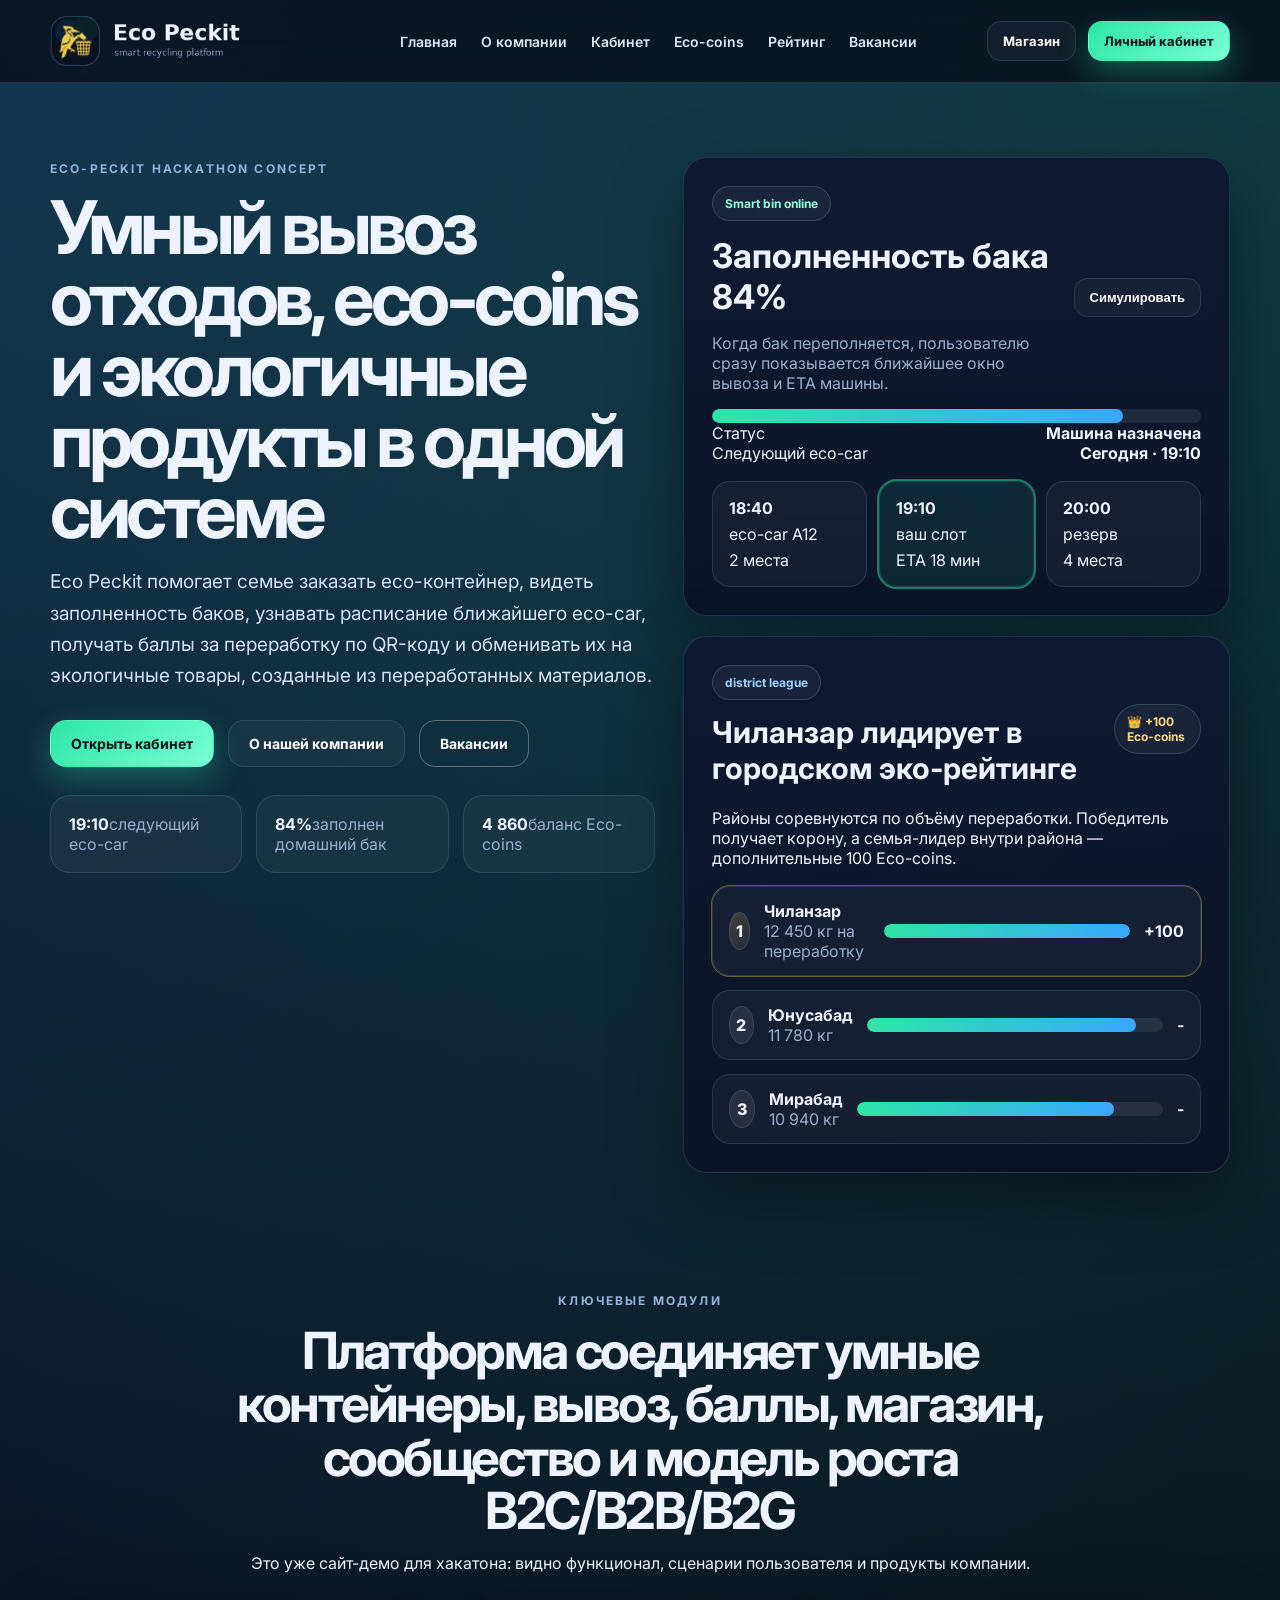
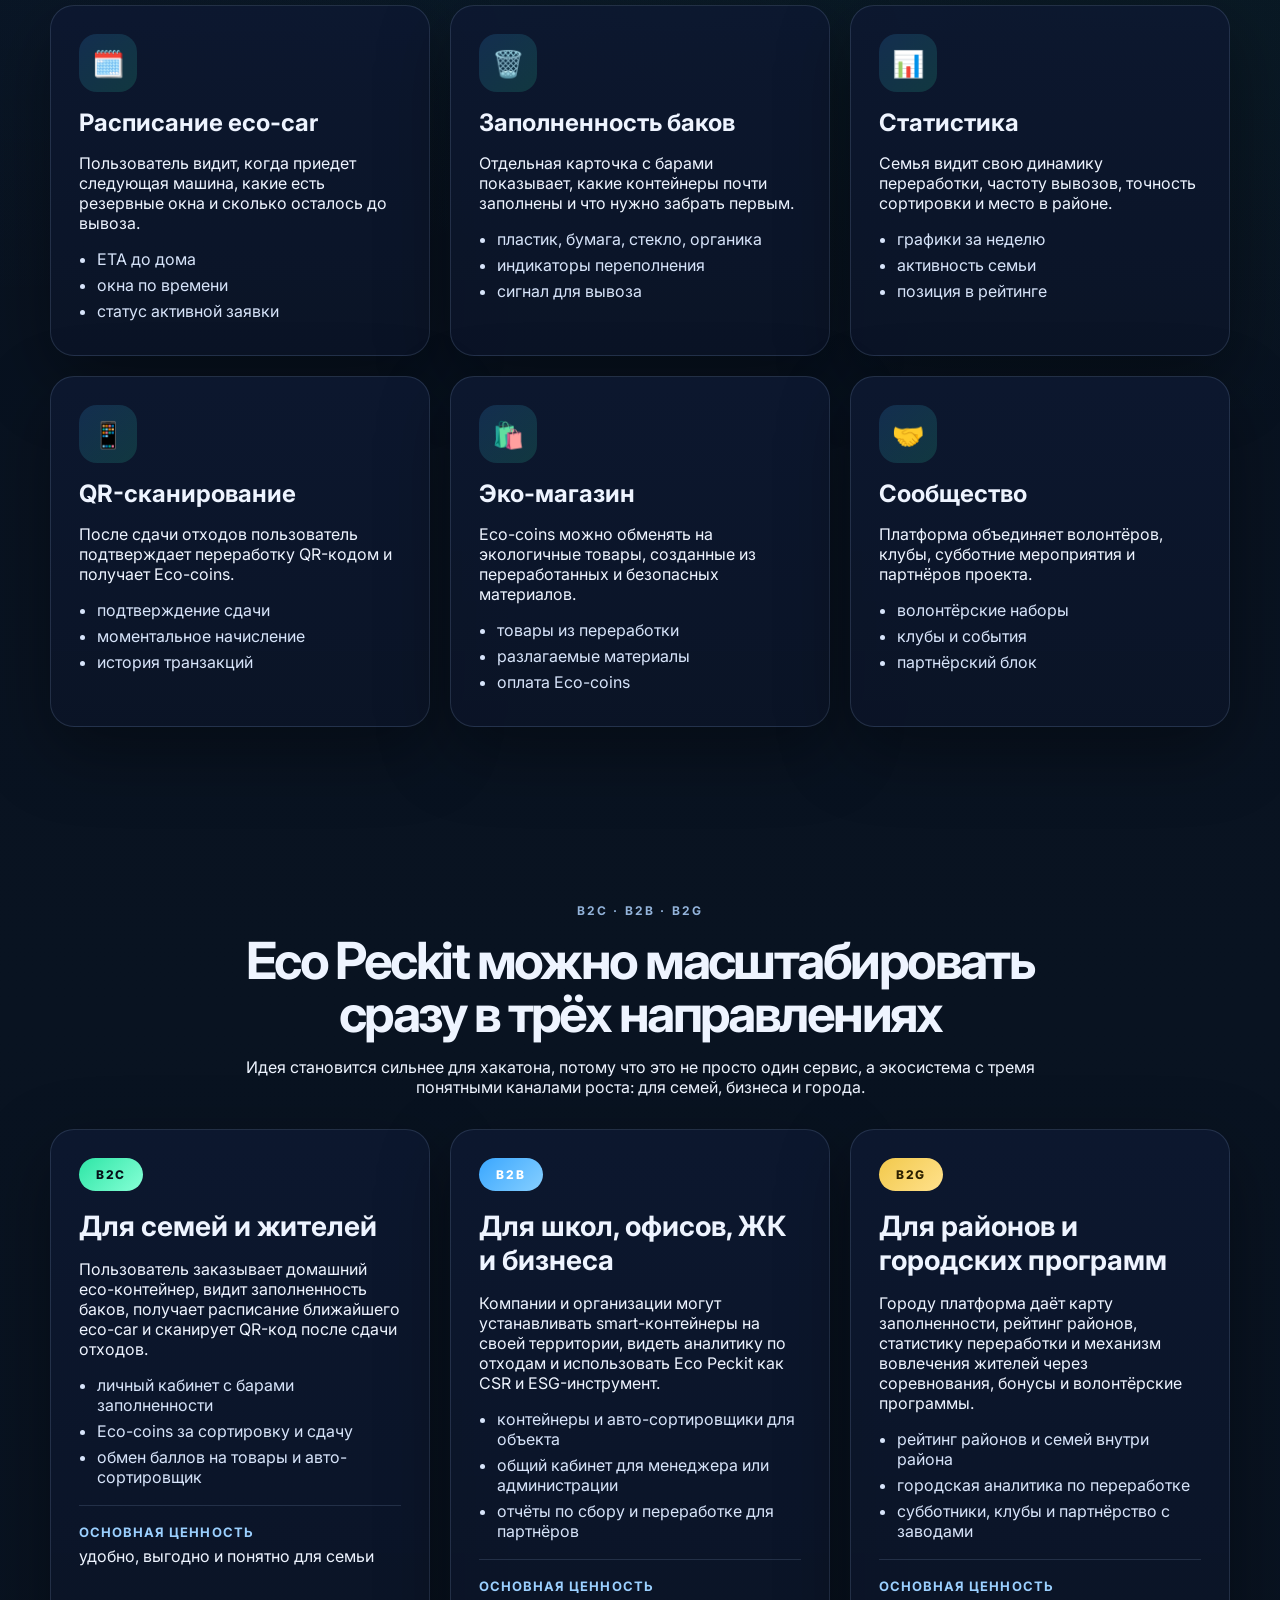
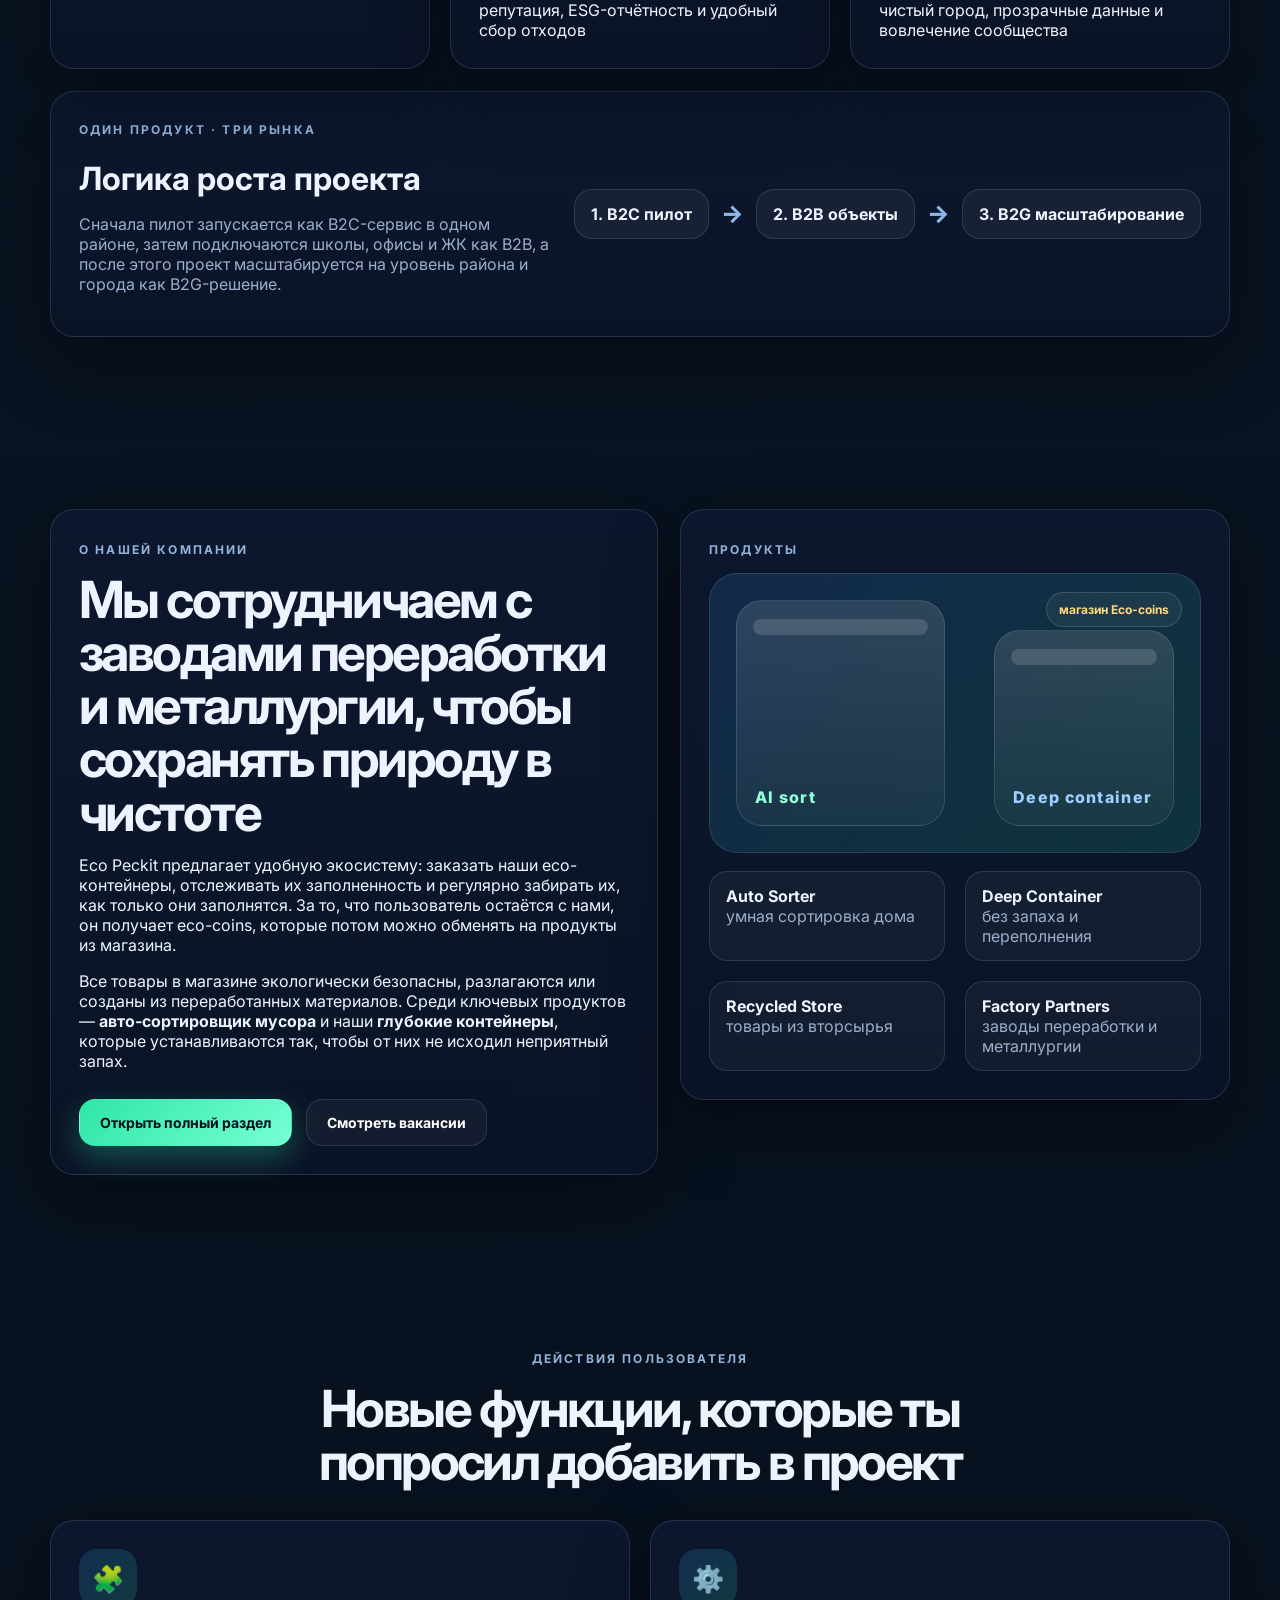
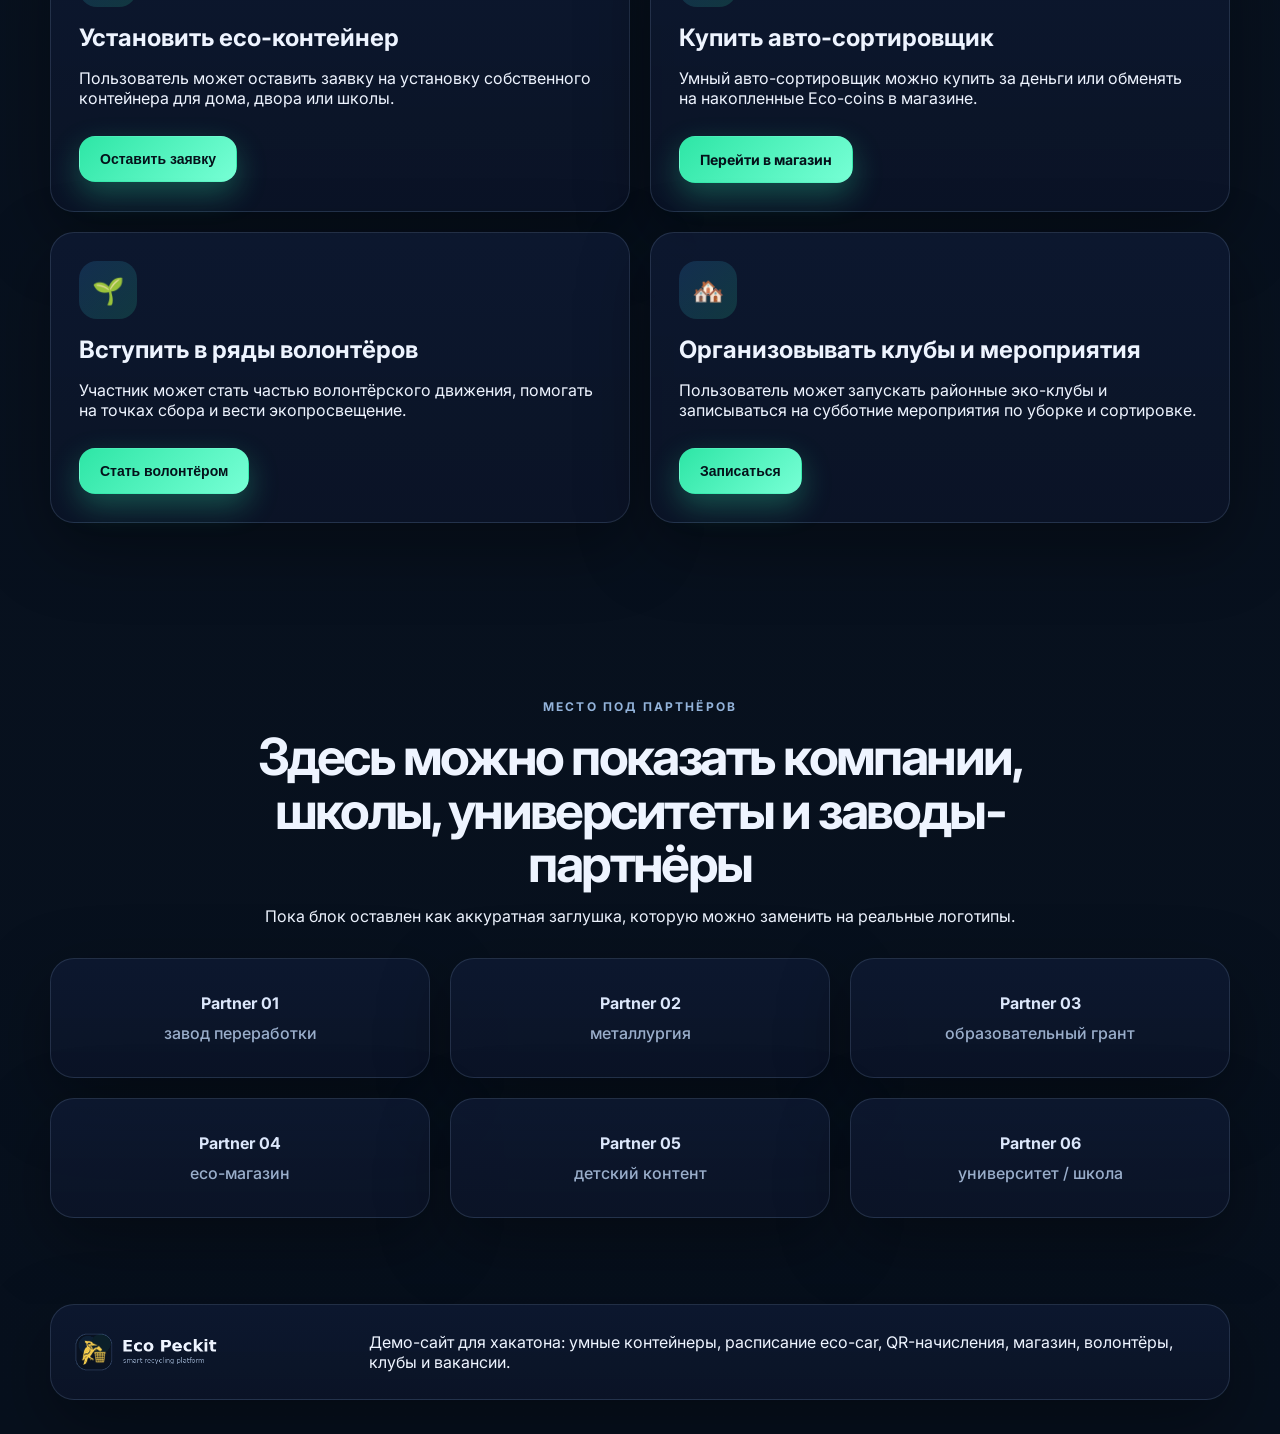
<file: index.html>
<!DOCTYPE html>
<html lang="ru">
<head>
  <meta charset="UTF-8">
  <meta name="viewport" content="width=device-width, initial-scale=1.0">
  <title>Eco Peckit — умная экосистема переработки</title>
  <link rel="preconnect" href="https://fonts.googleapis.com">
  <link rel="preconnect" href="https://fonts.gstatic.com" crossorigin>
  <link href="https://fonts.googleapis.com/css2?family=Inter:wght@400;500;600;700;800;900&display=swap" rel="stylesheet">
  <link rel="stylesheet" href="styles.css">
</head>
<body>
  <header class="site-header">
    <div class="container nav-wrap">
      <a class="brand" href="index.html"><img src="assets/logo-brand-yellow.png" alt="Eco Peckit"></a>
      
      <nav class="nav">
        <a href="index.html">Главная</a>
        <a href="about.html">О компании</a>
        <a href="profile.html">Кабинет</a>
        <a href="eco-coins.html">Eco-coins</a>
        <a href="ranking.html">Рейтинг</a>
        <a href="vacancies.html">Вакансии</a>
      </nav>

      <div class="nav-actions">
        <a class="btn btn-secondary small" href="eco-coins.html">Магазин</a>
        <a class="btn btn-primary small" href="profile.html">Личный кабинет</a>
      </div>
    </div>
  </header>

  <main>
    <section class="hero">
      <div class="container hero-grid">
        <div>
          <span class="eyebrow">eco-peckit hackathon concept</span>
          <h1>Умный вывоз отходов, eco-coins и экологичные продукты в одной системе</h1>
          <p class="lead">Eco Peckit помогает семье заказать eco-контейнер, видеть заполненность баков, узнавать расписание ближайшего eco-car, получать баллы за переработку по QR-коду и обменивать их на экологичные товары, созданные из переработанных материалов.</p>
          <div class="hero-actions">
            <a class="btn btn-primary" href="profile.html">Открыть кабинет</a>
            <a class="btn btn-secondary" href="about.html">О нашей компании</a>
            <a class="btn btn-ghost" href="vacancies.html">Вакансии</a>
          </div>
          <div class="hero-strip">
            <div class="hero-chip"><strong>19:10</strong><span class="muted">следующий eco-car</span></div>
            <div class="hero-chip"><strong>84%</strong><span class="muted">заполнен домашний бак</span></div>
            <div class="hero-chip"><strong>4 860</strong><span class="muted">баланс Eco-coins</span></div>
          </div>
        </div>
        <div class="hero-right">
          <article class="panel hero-card">
            <div class="metric-line">
              <div>
                <span class="badge success">Smart bin online</span>
                <h3 style="margin:14px 0 6px; font-size:34px;">Заполненность бака <span id="heroPercent">84%</span></h3>
                <p class="muted">Когда бак переполняется, пользователю сразу показывается ближайшее окно вывоза и ETA машины.</p>
              </div>
              <button class="btn btn-secondary small" id="heroSimulate">Симулировать</button>
            </div>
            <div class="fill-bar"><div id="heroFill" style="width:84%"></div></div>
            <div class="info-line"><span>Статус</span><strong id="heroStatus">Машина назначена</strong></div>
            <div class="info-line"><span>Следующий eco-car</span><strong id="heroEta">Сегодня · 19:10</strong></div>
            <div class="schedule-grid">
              <div class="schedule-slot"><strong>18:40</strong><span>eco-car A12</span><span>2 места</span></div>
              <div class="schedule-slot active"><strong>19:10</strong><span>ваш слот</span><span>ETA 18 мин</span></div>
              <div class="schedule-slot"><strong>20:00</strong><span>резерв</span><span>4 места</span></div>
            </div>
          </article>
          <article class="panel hero-card">
            <div class="metric-line">
              <div>
                <span class="badge blue">district league</span>
                <h3 style="margin:14px 0 6px; font-size:30px;">Чиланзар лидирует в городском эко-рейтинге</h3>
              </div>
              <span class="badge warning">👑 +100 Eco-coins</span>
            </div>
            <p>Районы соревнуются по объёму переработки. Победитель получает корону, а семья-лидер внутри района — дополнительные 100 Eco-coins.</p>
            <div class="leaderboard" style="margin-top:18px;">
              <div class="leader-row top"><div class="place crown">1</div><div><strong>Чиланзар</strong><div class="muted">12 450 кг на переработку</div></div><div class="fill-bar"><div style="width:100%"></div></div><strong>+100</strong></div>
              <div class="leader-row"><div class="place">2</div><div><strong>Юнусабад</strong><div class="muted">11 780 кг</div></div><div class="fill-bar"><div style="width:91%"></div></div><strong>-</strong></div>
              <div class="leader-row"><div class="place">3</div><div><strong>Мирабад</strong><div class="muted">10 940 кг</div></div><div class="fill-bar"><div style="width:84%"></div></div><strong>-</strong></div>
            </div>
          </article>
        </div>
      </div>
    </section>

    <section class="section" id="features">
      <div class="container">
        <div class="section-title center">
          <span class="eyebrow">ключевые модули</span>
          <h2>Платформа соединяет умные контейнеры, вывоз, баллы, магазин, сообщество и модель роста B2C/B2B/B2G</h2>
          <p>Это уже сайт-демо для хакатона: видно функционал, сценарии пользователя и продукты компании.</p>
        </div>
        <div class="card-grid-3">
          <article class="panel feature-card"><div class="icon-box">🗓️</div><h3>Расписание eco-car</h3><p>Пользователь видит, когда приедет следующая машина, какие есть резервные окна и сколько осталось до вывоза.</p><ul class="feature-list"><li>ETA до дома</li><li>окна по времени</li><li>статус активной заявки</li></ul></article>
          <article class="panel feature-card"><div class="icon-box">🗑️</div><h3>Заполненность баков</h3><p>Отдельная карточка с барами показывает, какие контейнеры почти заполнены и что нужно забрать первым.</p><ul class="feature-list"><li>пластик, бумага, стекло, органика</li><li>индикаторы переполнения</li><li>сигнал для вывоза</li></ul></article>
          <article class="panel feature-card"><div class="icon-box">📊</div><h3>Статистика</h3><p>Семья видит свою динамику переработки, частоту вывозов, точность сортировки и место в районе.</p><ul class="feature-list"><li>графики за неделю</li><li>активность семьи</li><li>позиция в рейтинге</li></ul></article>
          <article class="panel feature-card"><div class="icon-box">📱</div><h3>QR-сканирование</h3><p>После сдачи отходов пользователь подтверждает переработку QR-кодом и получает Eco-coins.</p><ul class="feature-list"><li>подтверждение сдачи</li><li>моментальное начисление</li><li>история транзакций</li></ul></article>
          <article class="panel feature-card"><div class="icon-box">🛍️</div><h3>Эко-магазин</h3><p>Eco-coins можно обменять на экологичные товары, созданные из переработанных и безопасных материалов.</p><ul class="feature-list"><li>товары из переработки</li><li>разлагаемые материалы</li><li>оплата Eco-coins</li></ul></article>
          <article class="panel feature-card"><div class="icon-box">🤝</div><h3>Сообщество</h3><p>Платформа объединяет волонтёров, клубы, субботние мероприятия и партнёров проекта.</p><ul class="feature-list"><li>волонтёрские наборы</li><li>клубы и события</li><li>партнёрский блок</li></ul></article>
        </div>
      </div>
    </section>


    <section class="section" id="ecosystem-model">
      <div class="container">
        <div class="section-title center">
          <span class="eyebrow">b2c · b2b · b2g</span>
          <h2>Eco Peckit можно масштабировать сразу в трёх направлениях</h2>
          <p>Идея становится сильнее для хакатона, потому что это не просто один сервис, а экосистема с тремя понятными каналами роста: для семей, бизнеса и города.</p>
        </div>
        <div class="segment-grid">
          <article class="panel segment-card">
            <span class="segment-tag">B2C</span>
            <h3>Для семей и жителей</h3>
            <p>Пользователь заказывает домашний eco-контейнер, видит заполненность баков, получает расписание ближайшего eco-car и сканирует QR-код после сдачи отходов.</p>
            <ul class="feature-list">
              <li>личный кабинет с барами заполненности</li>
              <li>Eco-coins за сортировку и сдачу</li>
              <li>обмен баллов на товары и авто-сортировщик</li>
            </ul>
            <div class="segment-metric"><strong>основная ценность</strong><span>удобно, выгодно и понятно для семьи</span></div>
          </article>
          <article class="panel segment-card">
            <span class="segment-tag blue">B2B</span>
            <h3>Для школ, офисов, ЖК и бизнеса</h3>
            <p>Компании и организации могут устанавливать smart-контейнеры на своей территории, видеть аналитику по отходам и использовать Eco Peckit как CSR и ESG-инструмент.</p>
            <ul class="feature-list">
              <li>контейнеры и авто-сортировщики для объекта</li>
              <li>общий кабинет для менеджера или администрации</li>
              <li>отчёты по сбору и переработке для партнёров</li>
            </ul>
            <div class="segment-metric"><strong>основная ценность</strong><span>репутация, ESG-отчётность и удобный сбор отходов</span></div>
          </article>
          <article class="panel segment-card">
            <span class="segment-tag gold">B2G</span>
            <h3>Для районов и городских программ</h3>
            <p>Городу платформа даёт карту заполненности, рейтинг районов, статистику переработки и механизм вовлечения жителей через соревнования, бонусы и волонтёрские программы.</p>
            <ul class="feature-list">
              <li>рейтинг районов и семей внутри района</li>
              <li>городская аналитика по переработке</li>
              <li>субботники, клубы и партнёрство с заводами</li>
            </ul>
            <div class="segment-metric"><strong>основная ценность</strong><span>чистый город, прозрачные данные и вовлечение сообщества</span></div>
          </article>
        </div>
        <article class="panel market-map">
          <div>
            <span class="eyebrow">один продукт · три рынка</span>
            <h3>Логика роста проекта</h3>
            <p class="muted">Сначала пилот запускается как B2C-сервис в одном районе, затем подключаются школы, офисы и ЖК как B2B, а после этого проект масштабируется на уровень района и города как B2G-решение.</p>
          </div>
          <div class="market-flow">
            <div class="flow-pill">1. B2C пилот</div>
            <div class="flow-arrow">→</div>
            <div class="flow-pill">2. B2B объекты</div>
            <div class="flow-arrow">→</div>
            <div class="flow-pill">3. B2G масштабирование</div>
          </div>
        </article>
      </div>
    </section>

    <section class="section" id="about-preview">
      <div class="container about-columns">
        <article class="panel content-card">
          <span class="eyebrow">о нашей компании</span>
          <h2 style="font-size: clamp(36px, 4vw, 54px); line-height:1.04; letter-spacing:-0.05em; margin:0 0 12px;">Мы сотрудничаем с заводами переработки и металлургии, чтобы сохранять природу в чистоте</h2>
          <p>Eco Peckit предлагает удобную экосистему: заказать наши eco-контейнеры, отслеживать их заполненность и регулярно забирать их, как только они заполнятся. За то, что пользователь остаётся с нами, он получает eco-coins, которые потом можно обменять на продукты из магазина.</p>
          <p>Все товары в магазине экологически безопасны, разлагаются или созданы из переработанных материалов. Среди ключевых продуктов — <strong>авто-сортировщик мусора</strong> и наши <strong>глубокие контейнеры</strong>, которые устанавливаются так, чтобы от них не исходил неприятный запах.</p>
          <div class="hero-actions"><a class="btn btn-primary" href="about.html">Открыть полный раздел</a><a class="btn btn-secondary" href="vacancies.html">Смотреть вакансии</a></div>
        </article>
        <article class="panel content-card">
          <span class="eyebrow">продукты</span>
          <div class="product-card-visual">
            <span class="badge warning store-badge">магазин Eco-coins</span>
            <div class="sorter-machine"></div>
            <div class="deep-bin"></div>
          </div>
          <div class="info-grid" style="margin-top:18px;">
            <div class="stat-pill"><strong>Auto Sorter</strong><div class="muted">умная сортировка дома</div></div>
            <div class="stat-pill"><strong>Deep Container</strong><div class="muted">без запаха и переполнения</div></div>
            <div class="stat-pill"><strong>Recycled Store</strong><div class="muted">товары из вторсырья</div></div>
            <div class="stat-pill"><strong>Factory Partners</strong><div class="muted">заводы переработки и металлургии</div></div>
          </div>
        </article>
      </div>
    </section>

    <section class="section" id="actions">
      <div class="container">
        <div class="section-title center">
          <span class="eyebrow">действия пользователя</span>
          <h2>Новые функции, которые ты попросил добавить в проект</h2>
        </div>
        <div class="action-grid">
          <article class="panel action-card"><div class="icon-box">🧩</div><h3>Установить eco-контейнер</h3><p>Пользователь может оставить заявку на установку собственного контейнера для дома, двора или школы.</p><div class="hero-actions"><button class="btn btn-primary" data-demo-action="Заявка на установку eco-контейнера отправлена.">Оставить заявку</button></div></article>
          <article class="panel action-card"><div class="icon-box">⚙️</div><h3>Купить авто-сортировщик</h3><p>Умный авто-сортировщик можно купить за деньги или обменять на накопленные Eco-coins в магазине.</p><div class="hero-actions"><a class="btn btn-primary" href="eco-coins.html">Перейти в магазин</a></div></article>
          <article class="panel action-card"><div class="icon-box">🌱</div><h3>Вступить в ряды волонтёров</h3><p>Участник может стать частью волонтёрского движения, помогать на точках сбора и вести экопросвещение.</p><div class="hero-actions"><button class="btn btn-primary" data-demo-action="Заявка волонтёра принята. Мы свяжемся с вами по email.">Стать волонтёром</button></div></article>
          <article class="panel action-card"><div class="icon-box">🏘️</div><h3>Организовывать клубы и мероприятия</h3><p>Пользователь может запускать районные эко-клубы и записываться на субботние мероприятия по уборке и сортировке.</p><div class="hero-actions"><button class="btn btn-primary" data-demo-action="Вы записаны на ближайшее субботнее мероприятие района.">Записаться</button></div></article>
        </div>
      </div>
    </section>

    <section class="section" id="partners">
      <div class="container">
        <div class="section-title center">
          <span class="eyebrow">место под партнёров</span>
          <h2>Здесь можно показать компании, школы, университеты и заводы-партнёры</h2>
          <p>Пока блок оставлен как аккуратная заглушка, которую можно заменить на реальные логотипы.</p>
        </div>
        <div class="partner-grid">
          <article class="panel partner-card">Partner 01<span>завод переработки</span></article>
          <article class="panel partner-card">Partner 02<span>металлургия</span></article>
          <article class="panel partner-card">Partner 03<span>образовательный грант</span></article>
          <article class="panel partner-card">Partner 04<span>eco-магазин</span></article>
          <article class="panel partner-card">Partner 05<span>детский контент</span></article>
          <article class="panel partner-card">Partner 06<span>университет / школа</span></article>
        </div>
      </div>
    </section>
  </main>

  <footer class="footer">
    <div class="container panel footer-box">
      <a class="brand" href="index.html"><img src="assets/logo-brand-yellow.png" alt="Eco Peckit"></a>
      <div>Демо-сайт для хакатона: умные контейнеры, расписание eco-car, QR-начисления, магазин, волонтёры, клубы и вакансии.</div>
    </div>
  </footer>

  <script src="script.js"></script>
</body>
</html>
</file>
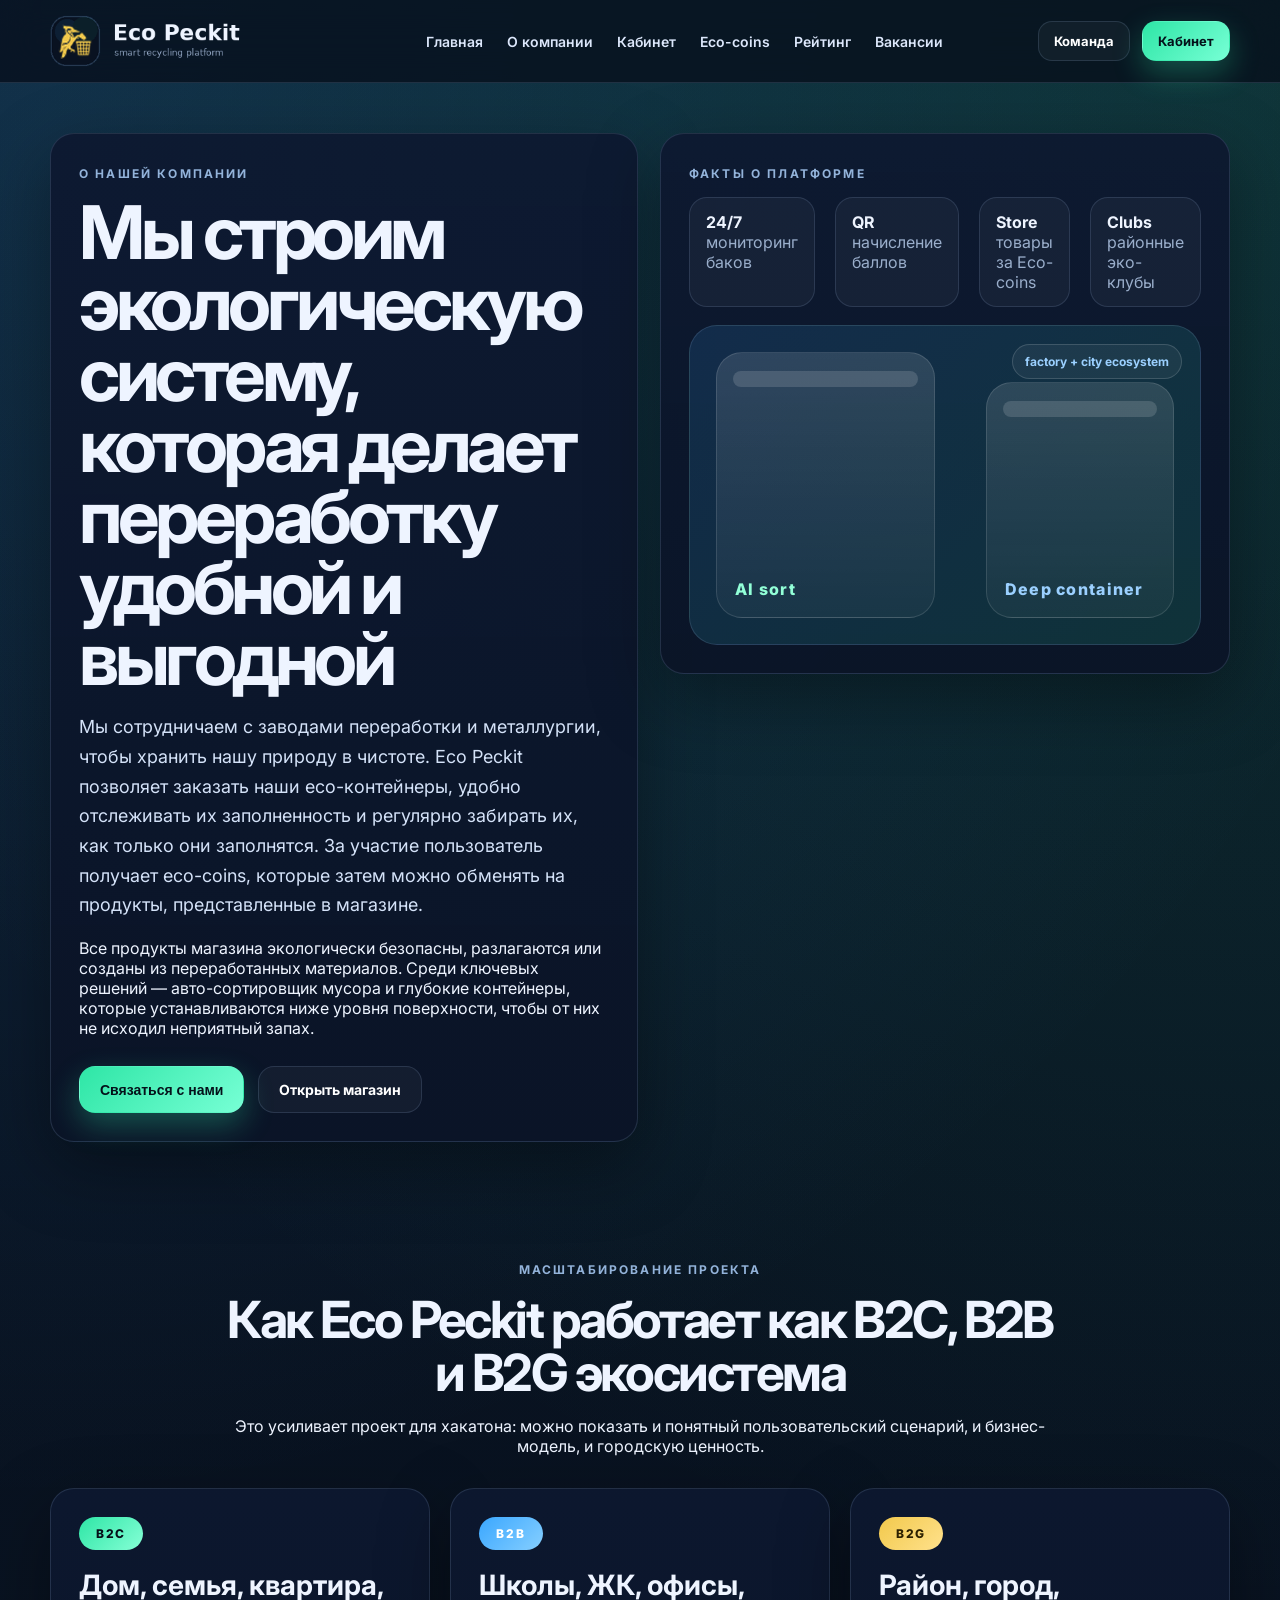
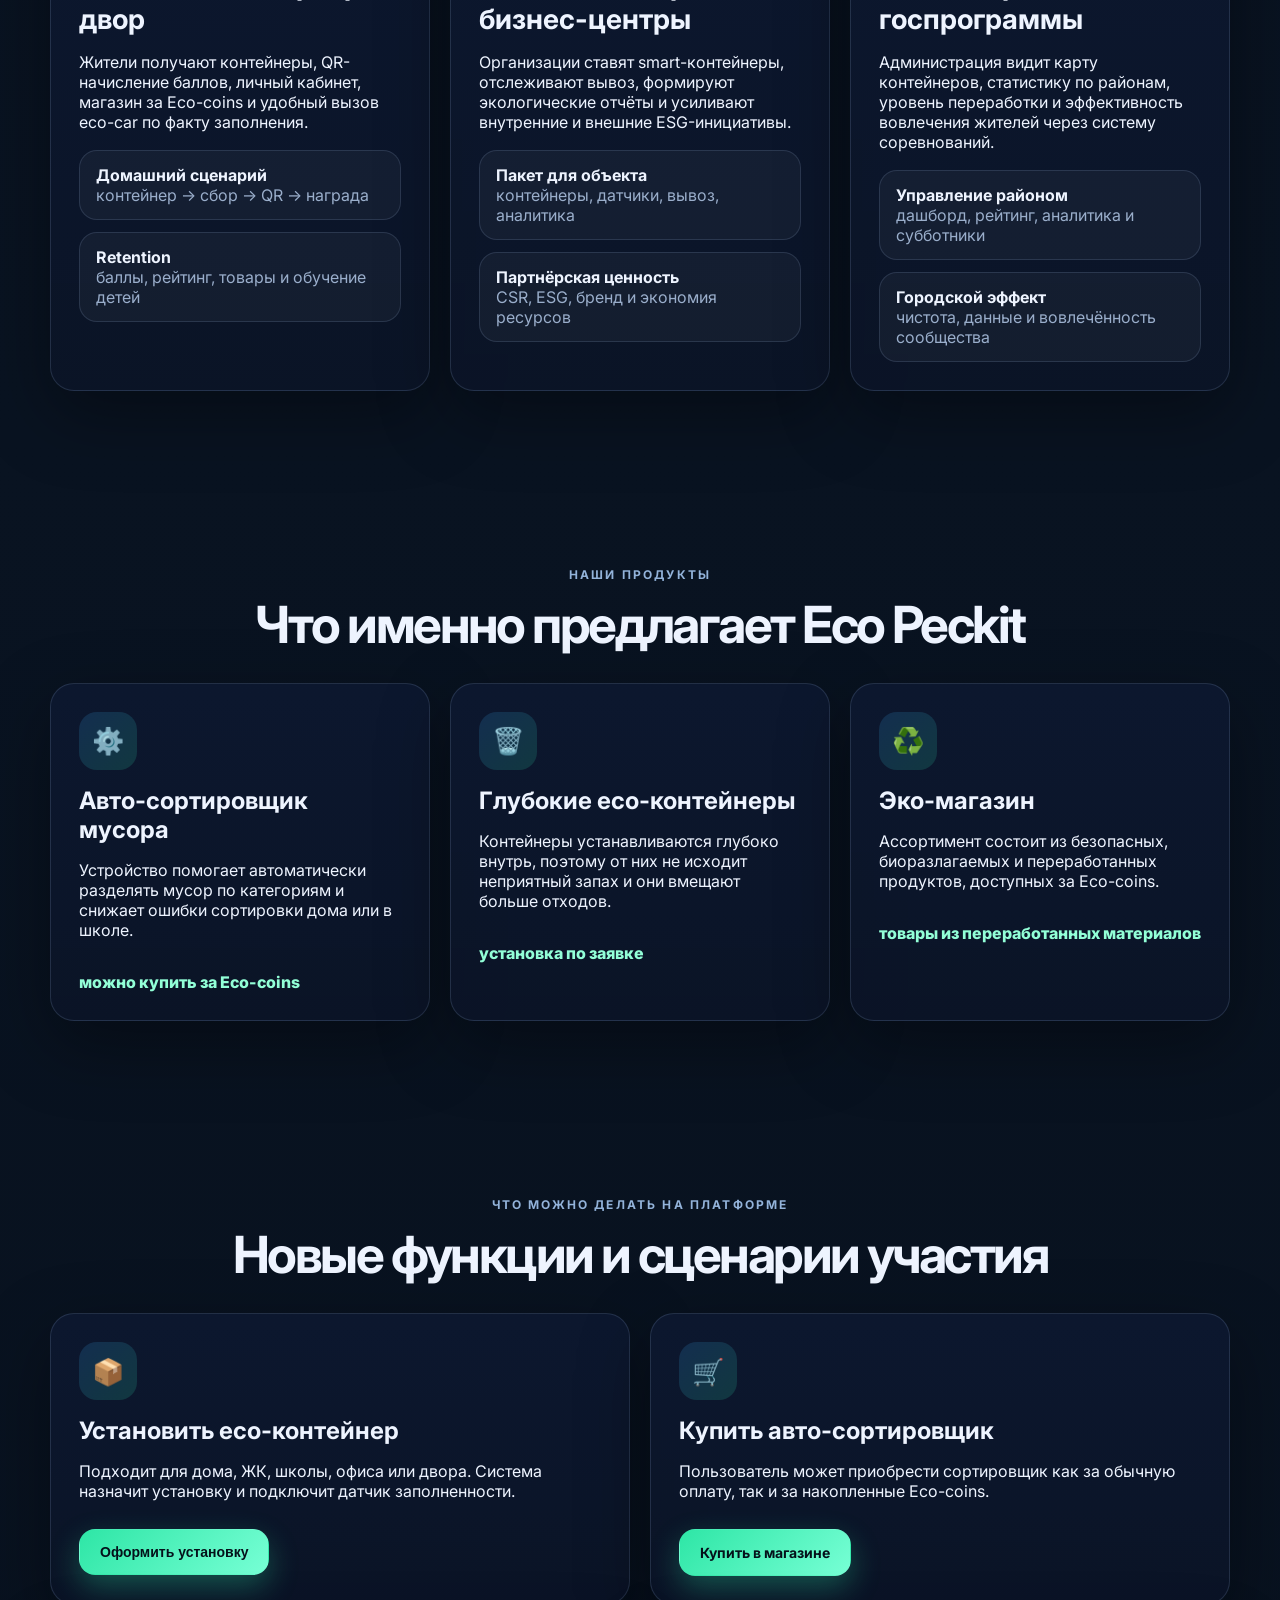
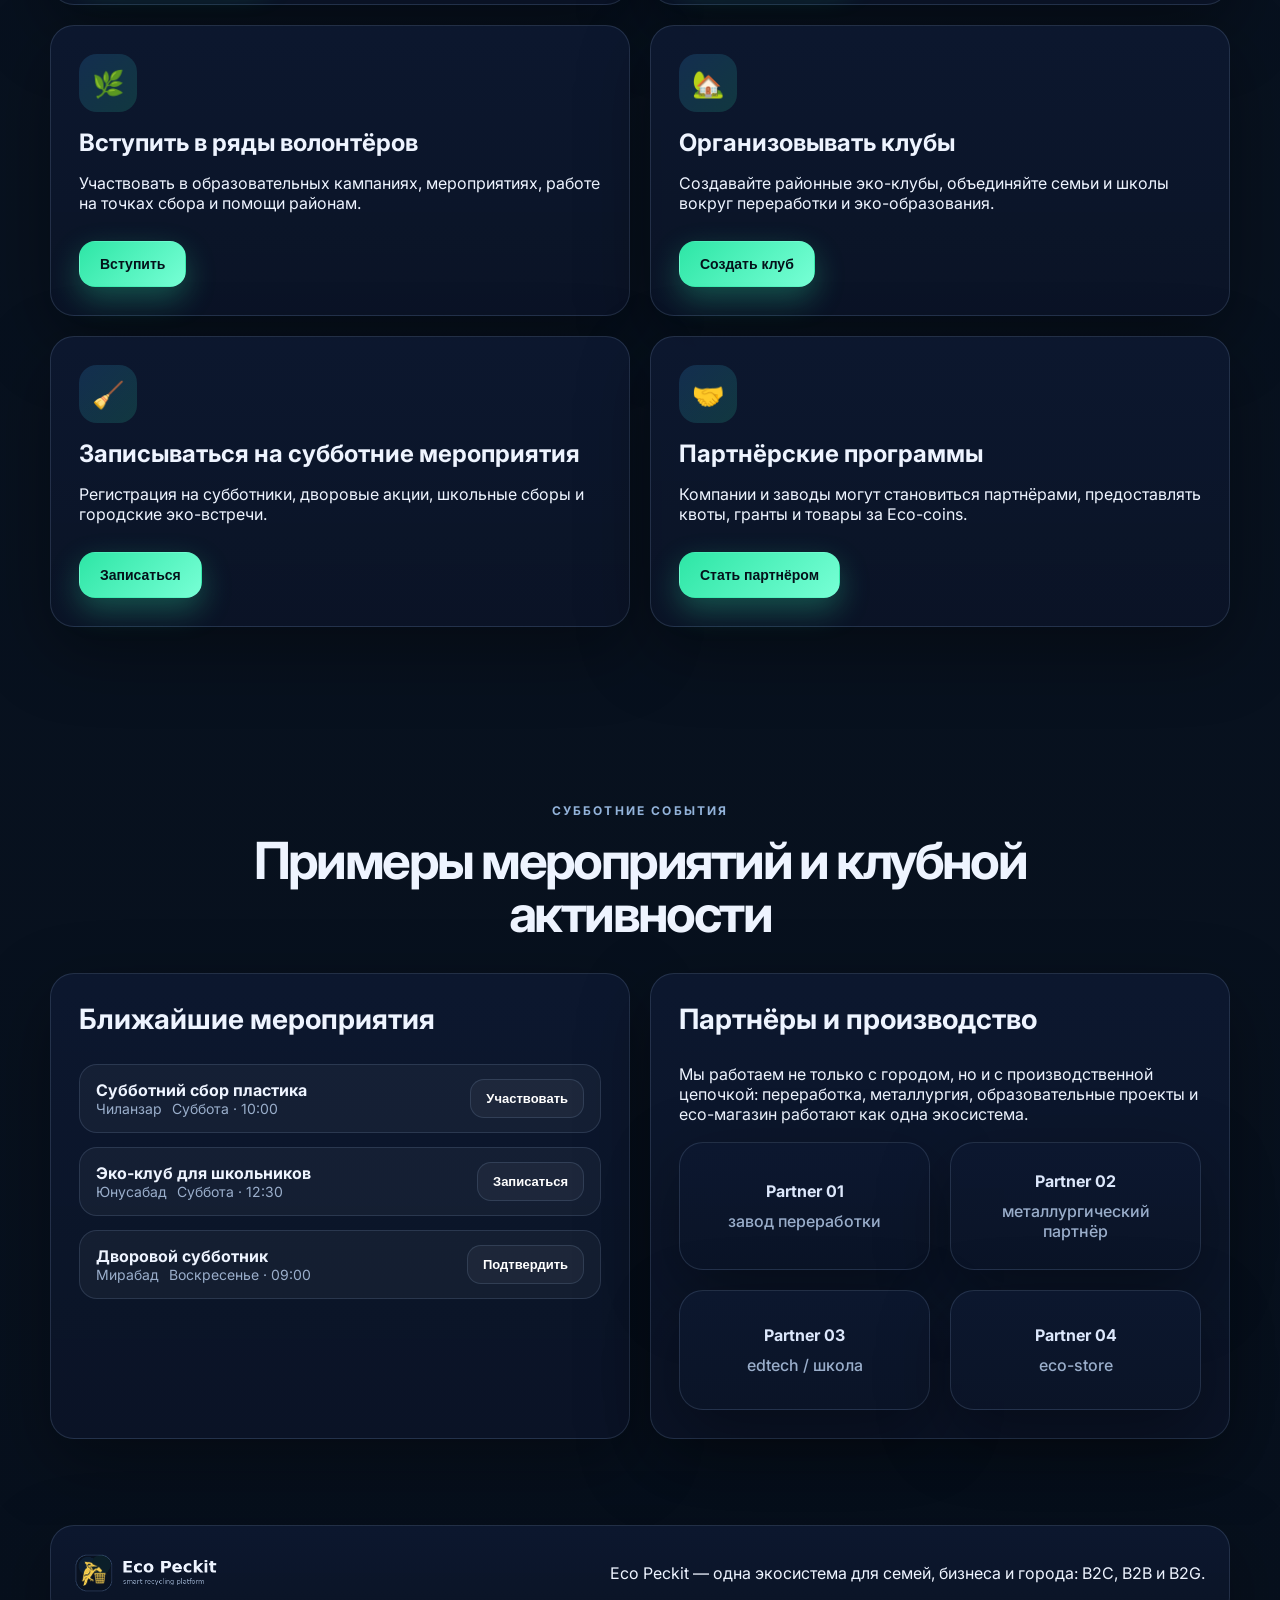
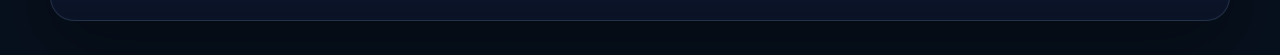
<file: about.html>
<!DOCTYPE html>
<html lang="ru">
<head>
  <meta charset="UTF-8">
  <meta name="viewport" content="width=device-width, initial-scale=1.0">
  <title>Eco Peckit — О нашей компании</title>
  <link rel="preconnect" href="https://fonts.googleapis.com">
  <link rel="preconnect" href="https://fonts.gstatic.com" crossorigin>
  <link href="https://fonts.googleapis.com/css2?family=Inter:wght@400;500;600;700;800;900&display=swap" rel="stylesheet">
  <link rel="stylesheet" href="styles.css">
</head>
<body>
  <header class="site-header">
    <div class="container nav-wrap">
      <a class="brand" href="index.html"><img src="assets/logo-brand-yellow.png" alt="Eco Peckit"></a>
      
      <nav class="nav">
        <a href="index.html">Главная</a>
        <a href="about.html">О компании</a>
        <a href="profile.html">Кабинет</a>
        <a href="eco-coins.html">Eco-coins</a>
        <a href="ranking.html">Рейтинг</a>
        <a href="vacancies.html">Вакансии</a>
      </nav>

      <div class="nav-actions">
        <a class="btn btn-secondary small" href="vacancies.html">Команда</a>
        <a class="btn btn-primary small" href="profile.html">Кабинет</a>
      </div>
    </div>
  </header>

  <main>
    <section class="section compact">
      <div class="container page-hero">
        <article class="panel content-card">
          <span class="eyebrow">о нашей компании</span>
          <h1>Мы строим экологическую систему, которая делает переработку удобной и выгодной</h1>
          <p class="lead" style="font-size:18px;">Мы сотрудничаем с заводами переработки и металлургии, чтобы хранить нашу природу в чистоте. Eco Peckit позволяет заказать наши eco-контейнеры, удобно отслеживать их заполненность и регулярно забирать их, как только они заполнятся. За участие пользователь получает eco-coins, которые затем можно обменять на продукты, представленные в магазине.</p>
          <p>Все продукты магазина экологически безопасны, разлагаются или созданы из переработанных материалов. Среди ключевых решений — авто-сортировщик мусора и глубокие контейнеры, которые устанавливаются ниже уровня поверхности, чтобы от них не исходил неприятный запах.</p>
          <div class="hero-actions"><button class="btn btn-primary" data-demo-action="Запрос на консультацию компании принят.">Связаться с нами</button><a class="btn btn-secondary" href="eco-coins.html">Открыть магазин</a></div>
        </article>
        <article class="panel content-card">
          <span class="eyebrow">факты о платформе</span>
          <div class="benefit-grid">
            <div class="stat-pill"><strong>24/7</strong><div class="muted">мониторинг баков</div></div>
            <div class="stat-pill"><strong>QR</strong><div class="muted">начисление баллов</div></div>
            <div class="stat-pill"><strong>Store</strong><div class="muted">товары за Eco-coins</div></div>
            <div class="stat-pill"><strong>Clubs</strong><div class="muted">районные эко-клубы</div></div>
          </div>
          <div class="product-card-visual" style="margin-top:18px; min-height:320px;">
            <span class="badge blue store-badge">factory + city ecosystem</span>
            <div class="sorter-machine"></div>
            <div class="deep-bin"></div>
          </div>
        </article>
      </div>
    </section>


    <section class="section">
      <div class="container">
        <div class="section-title center">
          <span class="eyebrow">масштабирование проекта</span>
          <h2>Как Eco Peckit работает как B2C, B2B и B2G экосистема</h2>
          <p>Это усиливает проект для хакатона: можно показать и понятный пользовательский сценарий, и бизнес-модель, и городскую ценность.</p>
        </div>
        <div class="segment-grid">
          <article class="panel segment-card">
            <span class="segment-tag">B2C</span>
            <h3>Дом, семья, квартира, двор</h3>
            <p>Жители получают контейнеры, QR-начисление баллов, личный кабинет, магазин за Eco-coins и удобный вызов eco-car по факту заполнения.</p>
            <div class="segment-stats">
              <div class="stat-pill"><strong>Домашний сценарий</strong><div class="muted">контейнер → сбор → QR → награда</div></div>
              <div class="stat-pill"><strong>Retention</strong><div class="muted">баллы, рейтинг, товары и обучение детей</div></div>
            </div>
          </article>
          <article class="panel segment-card">
            <span class="segment-tag blue">B2B</span>
            <h3>Школы, ЖК, офисы, бизнес-центры</h3>
            <p>Организации ставят smart-контейнеры, отслеживают вывоз, формируют экологические отчёты и усиливают внутренние и внешние ESG-инициативы.</p>
            <div class="segment-stats">
              <div class="stat-pill"><strong>Пакет для объекта</strong><div class="muted">контейнеры, датчики, вывоз, аналитика</div></div>
              <div class="stat-pill"><strong>Партнёрская ценность</strong><div class="muted">CSR, ESG, бренд и экономия ресурсов</div></div>
            </div>
          </article>
          <article class="panel segment-card">
            <span class="segment-tag gold">B2G</span>
            <h3>Район, город, госпрограммы</h3>
            <p>Администрация видит карту контейнеров, статистику по районам, уровень переработки и эффективность вовлечения жителей через систему соревнований.</p>
            <div class="segment-stats">
              <div class="stat-pill"><strong>Управление районом</strong><div class="muted">дашборд, рейтинг, аналитика и субботники</div></div>
              <div class="stat-pill"><strong>Городской эффект</strong><div class="muted">чистота, данные и вовлечённость сообщества</div></div>
            </div>
          </article>
        </div>
      </div>
    </section>


    <section class="section">
      <div class="container">
        <div class="section-title center">
          <span class="eyebrow">наши продукты</span>
          <h2>Что именно предлагает Eco Peckit</h2>
        </div>
        <div class="reward-grid">
          <article class="panel reward-card"><div class="icon-box">⚙️</div><h3>Авто-сортировщик мусора</h3><p>Устройство помогает автоматически разделять мусор по категориям и снижает ошибки сортировки дома или в школе.</p><span class="price">можно купить за Eco-coins</span></article>
          <article class="panel reward-card"><div class="icon-box">🗑️</div><h3>Глубокие eco-контейнеры</h3><p>Контейнеры устанавливаются глубоко внутрь, поэтому от них не исходит неприятный запах и они вмещают больше отходов.</p><span class="price">установка по заявке</span></article>
          <article class="panel reward-card"><div class="icon-box">♻️</div><h3>Эко-магазин</h3><p>Ассортимент состоит из безопасных, биоразлагаемых и переработанных продуктов, доступных за Eco-coins.</p><span class="price">товары из переработанных материалов</span></article>
        </div>
      </div>
    </section>

    <section class="section">
      <div class="container">
        <div class="section-title center">
          <span class="eyebrow">что можно делать на платформе</span>
          <h2>Новые функции и сценарии участия</h2>
        </div>
        <div class="action-grid">
          <article class="panel action-card"><div class="icon-box">📦</div><h3>Установить eco-контейнер</h3><p>Подходит для дома, ЖК, школы, офиса или двора. Система назначит установку и подключит датчик заполненности.</p><div class="hero-actions"><button class="btn btn-primary" data-demo-action="Запрос на установку eco-контейнера создан.">Оформить установку</button></div></article>
          <article class="panel action-card"><div class="icon-box">🛒</div><h3>Купить авто-сортировщик</h3><p>Пользователь может приобрести сортировщик как за обычную оплату, так и за накопленные Eco-coins.</p><div class="hero-actions"><a class="btn btn-primary" href="eco-coins.html">Купить в магазине</a></div></article>
          <article class="panel action-card"><div class="icon-box">🌿</div><h3>Вступить в ряды волонтёров</h3><p>Участвовать в образовательных кампаниях, мероприятиях, работе на точках сбора и помощи районам.</p><div class="hero-actions"><button class="btn btn-primary" data-demo-action="Волонтёрская анкета отправлена.">Вступить</button></div></article>
          <article class="panel action-card"><div class="icon-box">🏡</div><h3>Организовывать клубы</h3><p>Создавайте районные эко-клубы, объединяйте семьи и школы вокруг переработки и эко-образования.</p><div class="hero-actions"><button class="btn btn-primary" data-demo-action="Черновик нового районного клуба создан.">Создать клуб</button></div></article>
          <article class="panel action-card"><div class="icon-box">🧹</div><h3>Записываться на субботние мероприятия</h3><p>Регистрация на субботники, дворовые акции, школьные сборы и городские эко-встречи.</p><div class="hero-actions"><button class="btn btn-primary" data-demo-action="Вы зарегистрированы на ближайшее субботнее мероприятие.">Записаться</button></div></article>
          <article class="panel action-card"><div class="icon-box">🤝</div><h3>Партнёрские программы</h3><p>Компании и заводы могут становиться партнёрами, предоставлять квоты, гранты и товары за Eco-coins.</p><div class="hero-actions"><button class="btn btn-primary" data-demo-action="Запрос на партнёрство отправлен.">Стать партнёром</button></div></article>
        </div>
      </div>
    </section>

    <section class="section">
      <div class="container">
        <div class="section-title center"><span class="eyebrow">субботние события</span><h2>Примеры мероприятий и клубной активности</h2></div>
        <div class="info-grid">
          <article class="panel content-card">
            <h3 style="margin-top:0; font-size:28px;">Ближайшие мероприятия</h3>
            <div class="event-list">
              <div class="event-row"><div><strong>Субботний сбор пластика</strong><div class="event-meta"><span>Чиланзар</span><span>Суббота · 10:00</span></div></div><button class="btn btn-secondary small" data-demo-action="Вы записаны на сбор пластика в Чиланзаре.">Участвовать</button></div>
              <div class="event-row"><div><strong>Эко-клуб для школьников</strong><div class="event-meta"><span>Юнусабад</span><span>Суббота · 12:30</span></div></div><button class="btn btn-secondary small" data-demo-action="Вы записаны в школьный эко-клуб.">Записаться</button></div>
              <div class="event-row"><div><strong>Дворовой субботник</strong><div class="event-meta"><span>Мирабад</span><span>Воскресенье · 09:00</span></div></div><button class="btn btn-secondary small" data-demo-action="Участие в дворовом субботнике подтверждено.">Подтвердить</button></div>
            </div>
          </article>
          <article class="panel content-card">
            <h3 style="margin-top:0; font-size:28px;">Партнёры и производство</h3>
            <p>Мы работаем не только с городом, но и с производственной цепочкой: переработка, металлургия, образовательные проекты и eco-магазин работают как одна экосистема.</p>
            <div class="partner-grid" style="grid-template-columns: repeat(2,1fr); margin-top:18px;">
              <div class="panel partner-card">Partner 01<span>завод переработки</span></div>
              <div class="panel partner-card">Partner 02<span>металлургический партнёр</span></div>
              <div class="panel partner-card">Partner 03<span>edtech / школа</span></div>
              <div class="panel partner-card">Partner 04<span>eco-store</span></div>
            </div>
          </article>
        </div>
      </div>
    </section>
  </main>

  <footer class="footer">
    <div class="container panel footer-box">
      <a class="brand" href="index.html"><img src="assets/logo-brand-yellow.png" alt="Eco Peckit"></a>
      <div>Eco Peckit — одна экосистема для семей, бизнеса и города: B2C, B2B и B2G.</div>
    </div>
  </footer>

  <script src="script.js"></script>
</body>
</html>
</file>
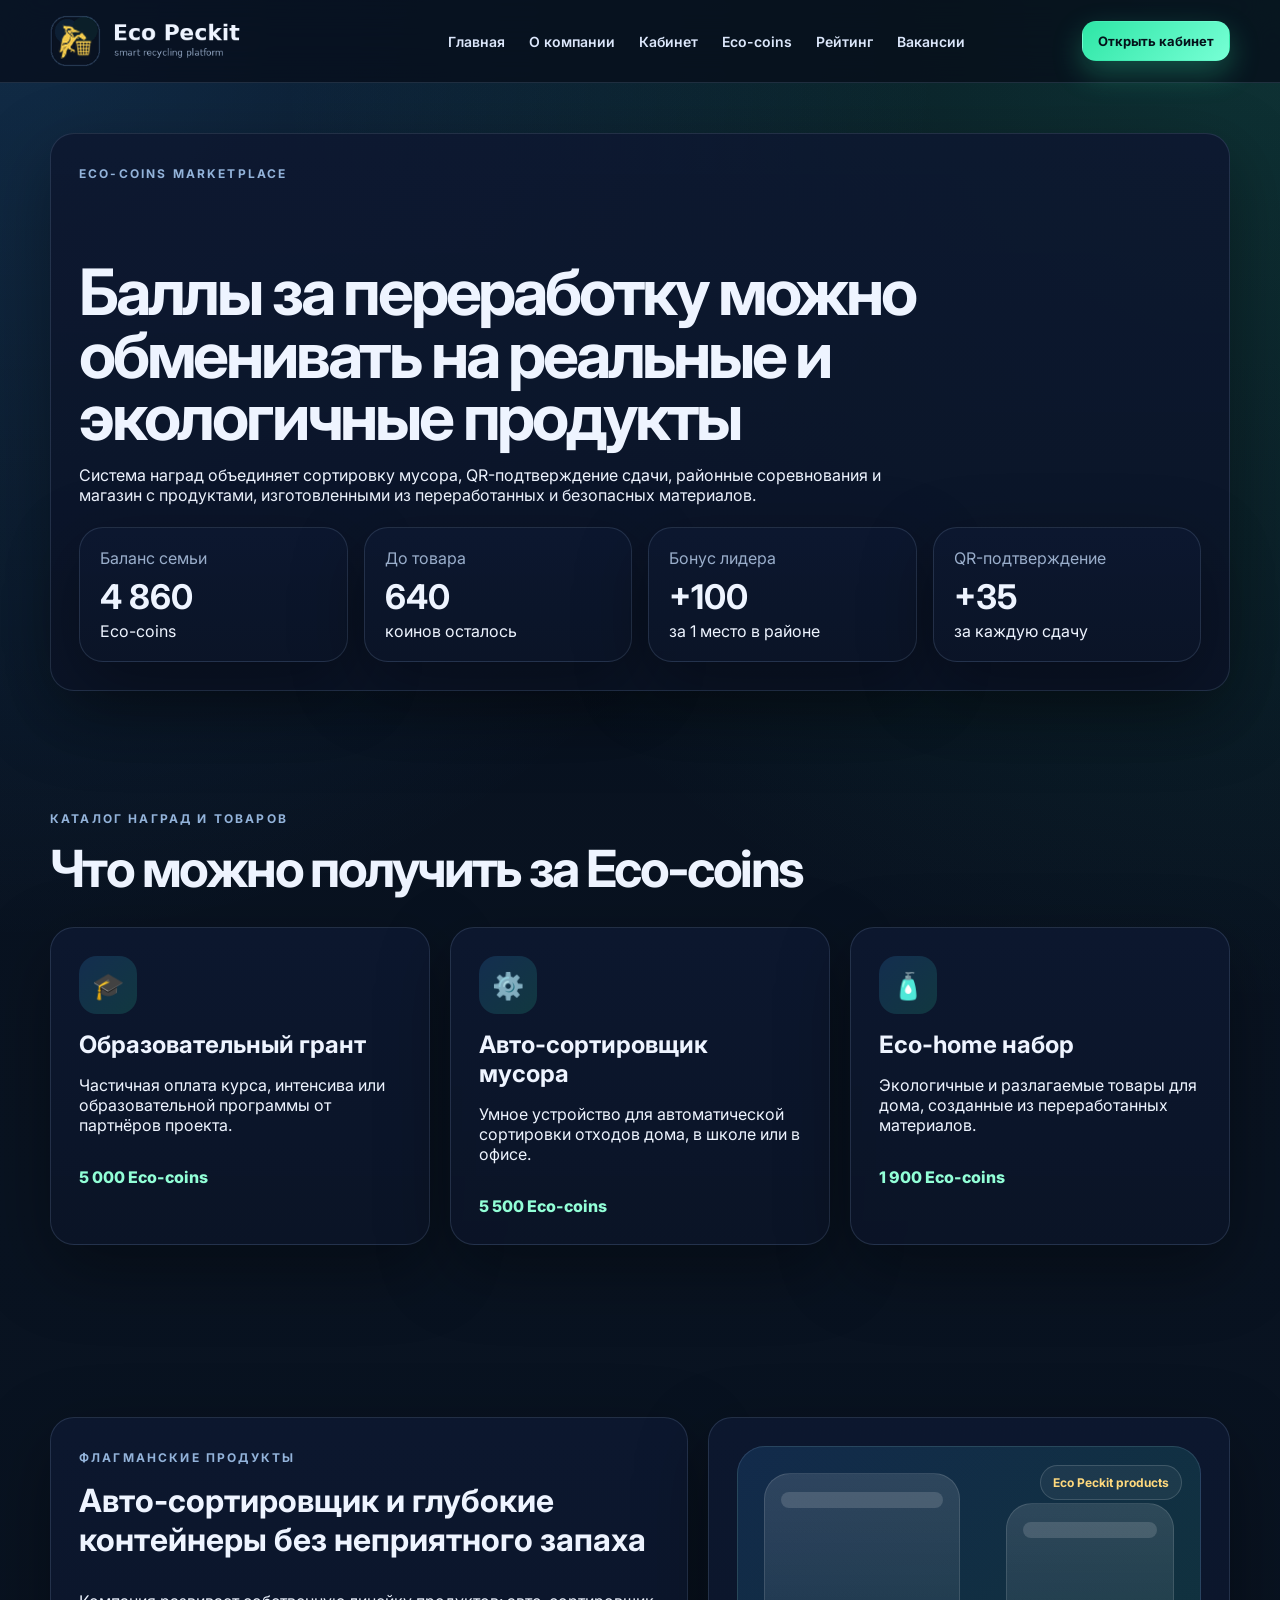
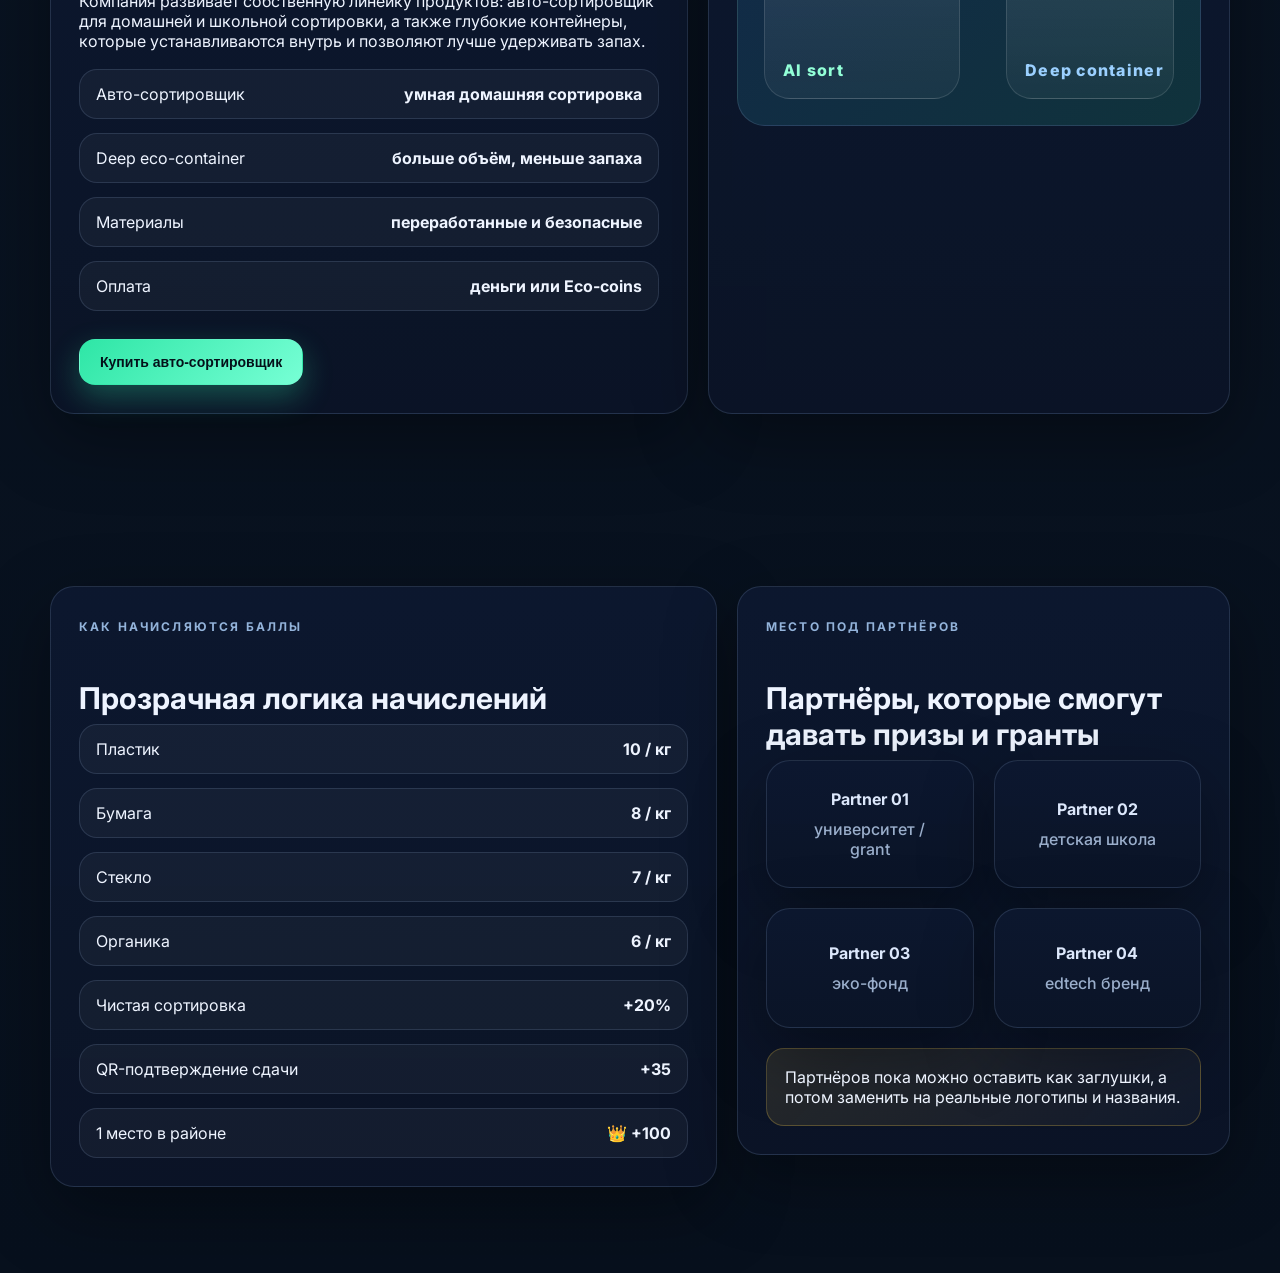
<file: eco-coins.html>
<!DOCTYPE html>
<html lang="ru">
<head>
  <meta charset="UTF-8">
  <meta name="viewport" content="width=device-width, initial-scale=1.0">
  <title>Eco Peckit — Eco-coins и магазин</title>
  <link rel="preconnect" href="https://fonts.googleapis.com">
  <link rel="preconnect" href="https://fonts.gstatic.com" crossorigin>
  <link href="https://fonts.googleapis.com/css2?family=Inter:wght@400;500;600;700;800;900&display=swap" rel="stylesheet">
  <link rel="stylesheet" href="styles.css">
</head>
<body>
  <header class="site-header">
    <div class="container nav-wrap">
      <a class="brand" href="index.html"><img src="assets/logo-brand-yellow.png" alt="Eco Peckit"></a>
      
      <nav class="nav">
        <a href="index.html">Главная</a>
        <a href="about.html">О компании</a>
        <a href="profile.html">Кабинет</a>
        <a href="eco-coins.html">Eco-coins</a>
        <a href="ranking.html">Рейтинг</a>
        <a href="vacancies.html">Вакансии</a>
      </nav>

      <div class="nav-actions"><a class="btn btn-primary small" href="profile.html">Открыть кабинет</a></div>
    </div>
  </header>

  <main>
    <section class="section compact">
      <div class="container">
        <article class="panel content-card">
          <span class="eyebrow">eco-coins marketplace</span>
          <h1 style="font-size: clamp(40px, 5vw, 66px); line-height: .98; letter-spacing: -.05em; margin-bottom: 16px;">Баллы за переработку можно обменивать на реальные и экологичные продукты</h1>
          <p style="max-width:840px;">Система наград объединяет сортировку мусора, QR-подтверждение сдачи, районные соревнования и магазин с продуктами, изготовленными из переработанных и безопасных материалов.</p>
          <div class="kpi-grid" style="margin-top:22px;">
            <div class="panel kpi-card"><span class="muted">Баланс семьи</span><strong>4 860</strong><span>Eco-coins</span></div>
            <div class="panel kpi-card"><span class="muted">До товара</span><strong>640</strong><span>коинов осталось</span></div>
            <div class="panel kpi-card"><span class="muted">Бонус лидера</span><strong>+100</strong><span>за 1 место в районе</span></div>
            <div class="panel kpi-card"><span class="muted">QR-подтверждение</span><strong>+35</strong><span>за каждую сдачу</span></div>
          </div>
        </article>
      </div>
    </section>

    <section class="section">
      <div class="container">
        <div class="section-title"><span class="eyebrow">каталог наград и товаров</span><h2>Что можно получить за Eco-coins</h2></div>
        <div class="reward-grid">
          <article class="panel reward-card"><div class="icon-box">🎓</div><h3>Образовательный грант</h3><p>Частичная оплата курса, интенсива или образовательной программы от партнёров проекта.</p><span class="price">5 000 Eco-coins</span></article>
          <article class="panel reward-card"><div class="icon-box">⚙️</div><h3>Авто-сортировщик мусора</h3><p>Умное устройство для автоматической сортировки отходов дома, в школе или в офисе.</p><span class="price">5 500 Eco-coins</span></article>
          <article class="panel reward-card"><div class="icon-box">🧴</div><h3>Eco-home набор</h3><p>Экологичные и разлагаемые товары для дома, созданные из переработанных материалов.</p><span class="price">1 900 Eco-coins</span></article>
        </div>
      </div>
    </section>

    <section class="section">
      <div class="container product-highlight">
        <article class="panel content-card">
          <span class="eyebrow">флагманские продукты</span>
          <h3 style="font-size:32px; margin-top:0;">Авто-сортировщик и глубокие контейнеры без неприятного запаха</h3>
          <p>Компания развивает собственную линейку продуктов: авто-сортировщик для домашней и школьной сортировки, а также глубокие контейнеры, которые устанавливаются внутрь и позволяют лучше удерживать запах.</p>
          <div class="tx-list" style="margin-top:18px;">
            <div class="tx-row"><span>Авто-сортировщик</span><strong>умная домашняя сортировка</strong></div>
            <div class="tx-row"><span>Deep eco-container</span><strong>больше объём, меньше запаха</strong></div>
            <div class="tx-row"><span>Материалы</span><strong>переработанные и безопасные</strong></div>
            <div class="tx-row"><span>Оплата</span><strong>деньги или Eco-coins</strong></div>
          </div>
          <div class="hero-actions"><button class="btn btn-primary" data-demo-action="Авто-сортировщик добавлен в корзину магазина.">Купить авто-сортировщик</button></div>
        </article>
        <article class="panel content-card">
          <div class="product-card-visual">
            <span class="badge warning store-badge">Eco Peckit products</span>
            <div class="sorter-machine"></div>
            <div class="deep-bin"></div>
          </div>
        </article>
      </div>
    </section>

    <section class="section">
      <div class="container dashboard-grid">
        <article class="panel content-card">
          <span class="eyebrow">как начисляются баллы</span>
          <h3 style="font-size:30px; margin-bottom: 8px;">Прозрачная логика начислений</h3>
          <div class="tx-list">
            <div class="tx-row"><span>Пластик</span><strong>10 / кг</strong></div>
            <div class="tx-row"><span>Бумага</span><strong>8 / кг</strong></div>
            <div class="tx-row"><span>Стекло</span><strong>7 / кг</strong></div>
            <div class="tx-row"><span>Органика</span><strong>6 / кг</strong></div>
            <div class="tx-row"><span>Чистая сортировка</span><strong>+20%</strong></div>
            <div class="tx-row"><span>QR-подтверждение сдачи</span><strong>+35</strong></div>
            <div class="tx-row"><span>1 место в районе</span><strong>👑 +100</strong></div>
          </div>
        </article>
        <article class="panel content-card">
          <span class="eyebrow">место под партнёров</span>
          <h3 style="font-size:30px; margin-bottom: 8px;">Партнёры, которые смогут давать призы и гранты</h3>
          <div class="partner-rail partner-grid" style="grid-template-columns: repeat(2,1fr);">
            <div class="panel partner-card">Partner 01<span>университет / grant</span></div>
            <div class="panel partner-card">Partner 02<span>детская школа</span></div>
            <div class="panel partner-card">Partner 03<span>эко-фонд</span></div>
            <div class="panel partner-card">Partner 04<span>edtech бренд</span></div>
          </div>
          <div class="banner-note" style="margin-top:20px;">Партнёров пока можно оставить как заглушки, а потом заменить на реальные логотипы и названия.</div>
        </article>
      </div>
    </section>
  </main>

  <script src="script.js"></script>
</body>
</html>
</file>
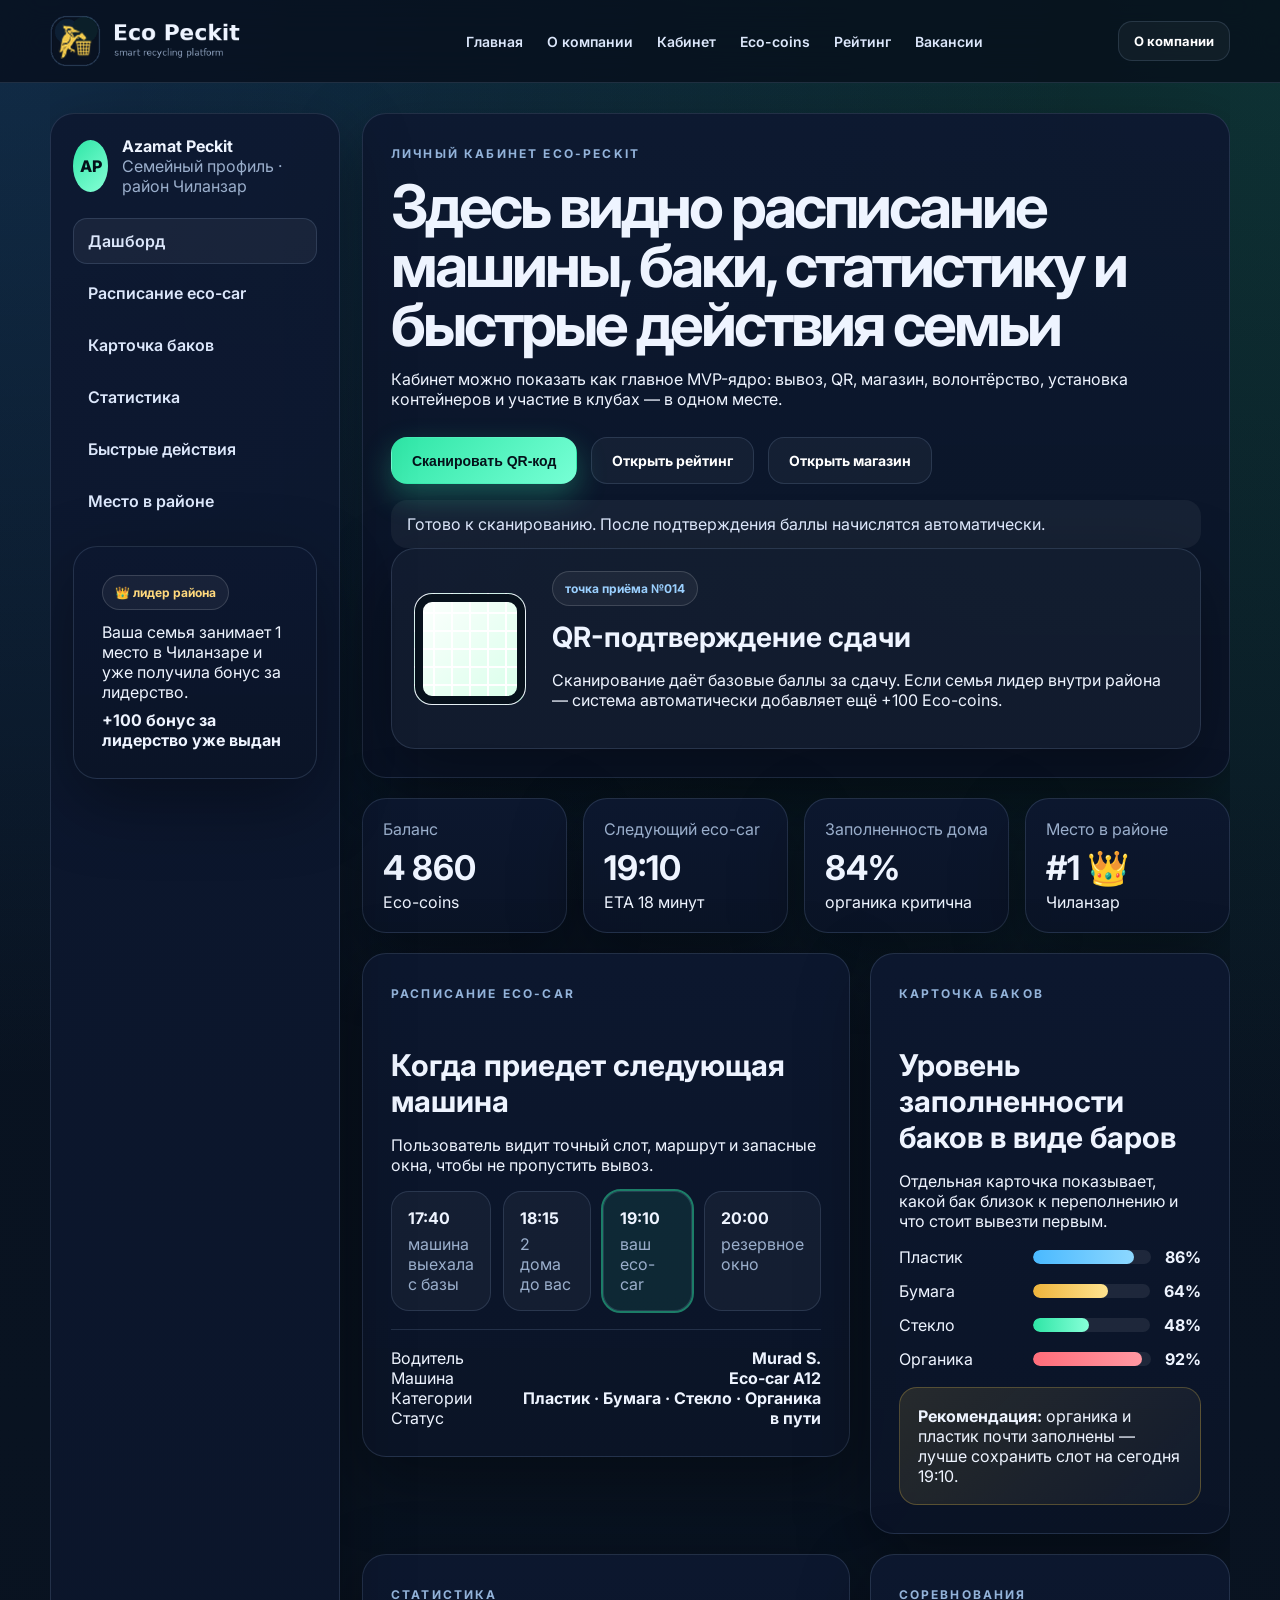
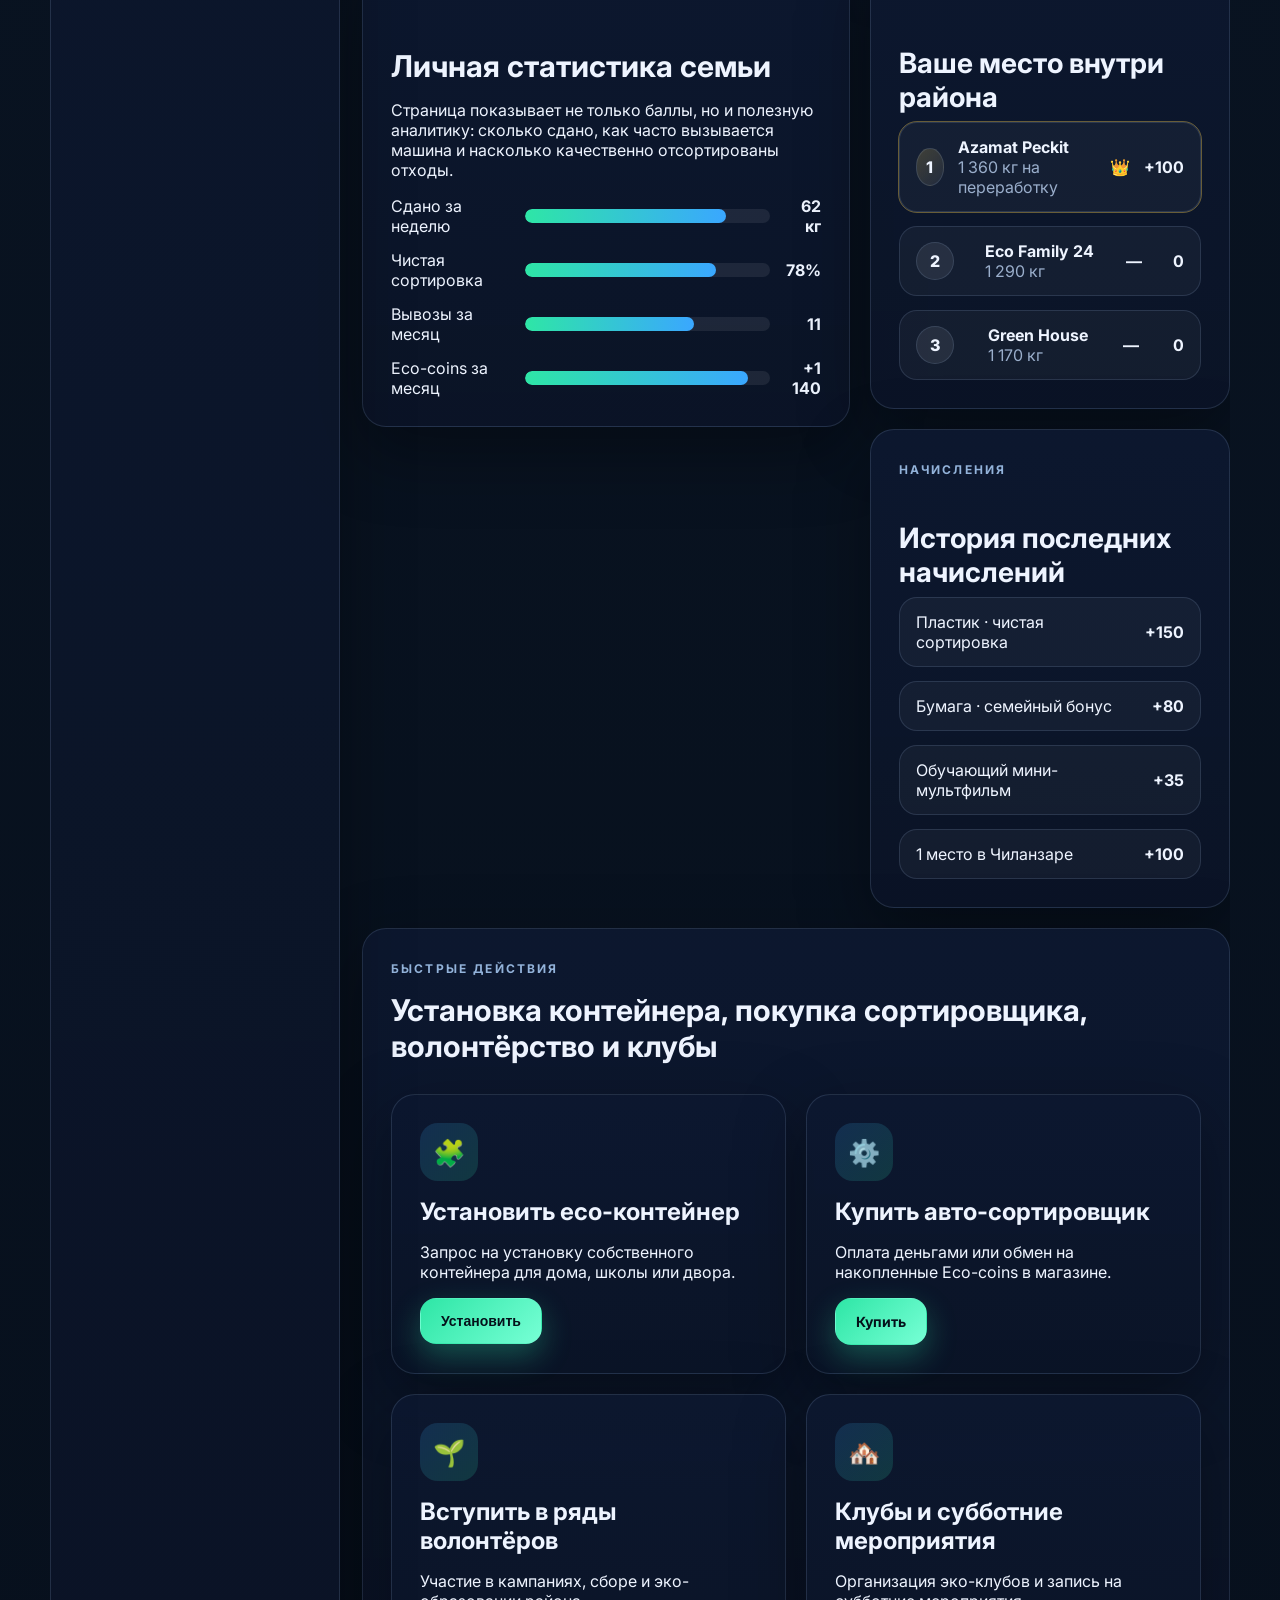
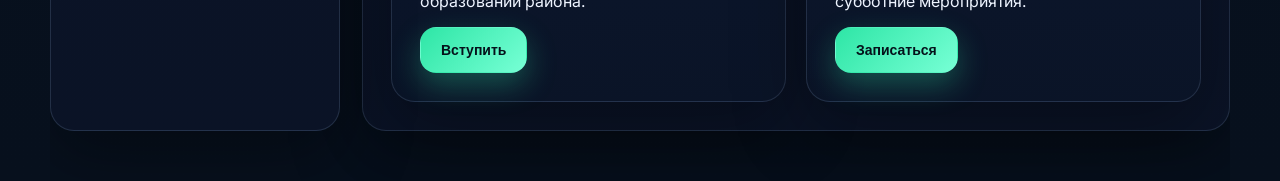
<file: profile.html>
<!DOCTYPE html>
<html lang="ru">
<head>
  <meta charset="UTF-8">
  <meta name="viewport" content="width=device-width, initial-scale=1.0">
  <title>Eco Peckit — личный кабинет</title>
  <link rel="preconnect" href="https://fonts.googleapis.com">
  <link rel="preconnect" href="https://fonts.gstatic.com" crossorigin>
  <link href="https://fonts.googleapis.com/css2?family=Inter:wght@400;500;600;700;800;900&display=swap" rel="stylesheet">
  <link rel="stylesheet" href="styles.css">
</head>
<body>
  <header class="site-header">
    <div class="container nav-wrap">
      <a class="brand" href="index.html"><img src="assets/logo-brand-yellow.png" alt="Eco Peckit"></a>
      
      <nav class="nav">
        <a href="index.html">Главная</a>
        <a href="about.html">О компании</a>
        <a href="profile.html">Кабинет</a>
        <a href="eco-coins.html">Eco-coins</a>
        <a href="ranking.html">Рейтинг</a>
        <a href="vacancies.html">Вакансии</a>
      </nav>

      <div class="nav-actions">
        <a class="btn btn-secondary small" href="about.html">О компании</a>
      </div>
    </div>
  </header>

  <main class="container app-layout">
    <aside class="panel sidebar">
      <div class="profile-head">
        <div class="avatar">AP</div>
        <div><strong>Azamat Peckit</strong><div class="muted">Семейный профиль · район Чиланзар</div></div>
      </div>
      <nav class="sidebar-nav">
        <a class="active" href="#">Дашборд</a>
        <a href="#schedule">Расписание eco-car</a>
        <a href="#bins">Карточка баков</a>
        <a href="#stats">Статистика</a>
        <a href="#actions">Быстрые действия</a>
        <a href="#ranking">Место в районе</a>
      </nav>
      <div class="panel side-card">
        <div class="badge warning">👑 лидер района</div>
        <p style="margin:12px 0 8px;">Ваша семья занимает 1 место в Чиланзаре и уже получила бонус за лидерство.</p>
        <strong>+100 бонус за лидерство уже выдан</strong>
      </div>
    </aside>

    <section class="dashboard-main">
      <article class="panel dashboard-hero">
        <div>
          <span class="eyebrow">личный кабинет eco-peckit</span>
          <h1 style="font-size: clamp(36px, 5vw, 60px); line-height:.98; letter-spacing:-.05em; margin:0 0 12px;">Здесь видно расписание машины, баки, статистику и быстрые действия семьи</h1>
          <p>Кабинет можно показать как главное MVP-ядро: вывоз, QR, магазин, волонтёрство, установка контейнеров и участие в клубах — в одном месте.</p>
          <div class="hero-actions" style="margin-bottom:0;">
            <button class="btn btn-primary" id="scanQrBtn">Сканировать QR-код</button>
            <a class="btn btn-secondary" href="ranking.html">Открыть рейтинг</a>
            <a class="btn btn-secondary" href="eco-coins.html">Открыть магазин</a>
          </div>
          <div id="scanResult" class="scan-result">Готово к сканированию. После подтверждения баллы начислятся автоматически.</div>
        </div>
        <div class="panel" style="padding:22px; background: rgba(255,255,255,.03);">
          <div class="qr-box" style="background:transparent; border:none; padding:0;">
            <div class="qr-code"></div>
            <div>
              <div class="badge blue">точка приёма №014</div>
              <h3 style="font-size:28px; margin:14px 0 8px;">QR-подтверждение сдачи</h3>
              <p>Сканирование даёт базовые баллы за сдачу. Если семья лидер внутри района — система автоматически добавляет ещё +100 Eco-coins.</p>
            </div>
          </div>
        </div>
      </article>

      <div class="dashboard-stats">
        <article class="panel metric-card"><span class="muted">Баланс</span><strong id="balanceValue" data-value="4860">4 860</strong><span>Eco-coins</span></article>
        <article class="panel metric-card"><span class="muted">Следующий eco-car</span><strong>19:10</strong><span>ETA 18 минут</span></article>
        <article class="panel metric-card"><span class="muted">Заполненность дома</span><strong>84%</strong><span>органика критична</span></article>
        <article class="panel metric-card"><span class="muted">Место в районе</span><strong>#1 👑</strong><span>Чиланзар</span></article>
      </div>

      <div class="dashboard-grid" id="schedule">
        <article class="panel content-card">
          <span class="eyebrow">расписание eco-car</span>
          <h3 style="font-size:30px; margin-bottom:8px;">Когда приедет следующая машина</h3>
          <p>Пользователь видит точный слот, маршрут и запасные окна, чтобы не пропустить вывоз.</p>
          <div class="schedule-timeline" style="display:grid; grid-template-columns: repeat(4,1fr); gap:12px;">
            <div class="time-card"><strong>17:40</strong><div class="muted">машина выехала с базы</div></div>
            <div class="time-card"><strong>18:15</strong><div class="muted">2 дома до вас</div></div>
            <div class="time-card active"><strong>19:10</strong><div class="muted">ваш eco-car</div></div>
            <div class="time-card"><strong>20:00</strong><div class="muted">резервное окно</div></div>
          </div>
          <div class="hr"></div>
          <div class="info-line"><span>Водитель</span><strong>Murad S.</strong></div>
          <div class="info-line"><span>Машина</span><strong>Eco-car A12</strong></div>
          <div class="info-line"><span>Категории</span><strong>Пластик · Бумага · Стекло · Органика</strong></div>
          <div class="info-line"><span>Статус</span><strong>в пути</strong></div>
        </article>

        <article class="panel content-card" id="bins">
          <span class="eyebrow">карточка баков</span>
          <h3 style="font-size:30px; margin-bottom:8px;">Уровень заполненности баков в виде баров</h3>
          <p>Отдельная карточка показывает, какой бак близок к переполнению и что стоит вывезти первым.</p>
          <div class="bin-bar-list">
            <div class="bin-row"><span>Пластик</span><div class="track"><div class="bar-blue" style="width:86%"></div></div><strong>86%</strong></div>
            <div class="bin-row"><span>Бумага</span><div class="track"><div class="bar-gold" style="width:64%"></div></div><strong>64%</strong></div>
            <div class="bin-row"><span>Стекло</span><div class="track"><div class="bar-green" style="width:48%"></div></div><strong>48%</strong></div>
            <div class="bin-row"><span>Органика</span><div class="track"><div class="bar-red" style="width:92%"></div></div><strong>92%</strong></div>
          </div>
          <div class="banner-note" style="margin-top:18px;"><strong>Рекомендация:</strong> органика и пластик почти заполнены — лучше сохранить слот на сегодня 19:10.</div>
        </article>
      </div>

      <div class="dashboard-grid" id="stats">
        <article class="panel content-card">
          <span class="eyebrow">статистика</span>
          <h3 style="font-size:30px; margin-bottom:8px;">Личная статистика семьи</h3>
          <p>Страница показывает не только баллы, но и полезную аналитику: сколько сдано, как часто вызывается машина и насколько качественно отсортированы отходы.</p>
          <div class="chart-bars">
            <div class="chart-row"><span>Сдано за неделю</span><div class="track"><div style="width:82%"></div></div><strong>62 кг</strong></div>
            <div class="chart-row"><span>Чистая сортировка</span><div class="track"><div style="width:78%"></div></div><strong>78%</strong></div>
            <div class="chart-row"><span>Вывозы за месяц</span><div class="track"><div style="width:69%"></div></div><strong>11</strong></div>
            <div class="chart-row"><span>Eco-coins за месяц</span><div class="track"><div style="width:91%"></div></div><strong>+1 140</strong></div>
          </div>
        </article>
        <div class="stack">
          <article class="panel content-card" id="ranking">
            <span class="eyebrow">соревнования</span>
            <h3 style="font-size:28px; margin-bottom:8px;">Ваше место внутри района</h3>
            <div class="rank-list">
              <div class="rank-row top"><div class="place crown">1</div><div><strong>Azamat Peckit</strong><div class="muted">1 360 кг на переработку</div></div><strong>👑</strong><strong>+100</strong></div>
              <div class="rank-row"><div class="place">2</div><div><strong>Eco Family 24</strong><div class="muted">1 290 кг</div></div><strong>—</strong><strong>0</strong></div>
              <div class="rank-row"><div class="place">3</div><div><strong>Green House</strong><div class="muted">1 170 кг</div></div><strong>—</strong><strong>0</strong></div>
            </div>
          </article>
          <article class="panel content-card">
            <span class="eyebrow">начисления</span>
            <h3 style="font-size:28px; margin-bottom:8px;">История последних начислений</h3>
            <div class="tx-list">
              <div class="tx-row"><span>Пластик · чистая сортировка</span><strong>+150</strong></div>
              <div class="tx-row"><span>Бумага · семейный бонус</span><strong>+80</strong></div>
              <div class="tx-row"><span>Обучающий мини-мультфильм</span><strong>+35</strong></div>
              <div class="tx-row"><span>1 место в Чиланзаре</span><strong>+100</strong></div>
            </div>
          </article>
        </div>
      </div>

      <article class="panel content-card" id="actions">
        <span class="eyebrow">быстрые действия</span>
        <h3 style="font-size:30px; margin-top:0;">Установка контейнера, покупка сортировщика, волонтёрство и клубы</h3>
        <div class="action-grid">
          <article class="panel action-card"><div class="icon-box">🧩</div><h3>Установить eco-контейнер</h3><p>Запрос на установку собственного контейнера для дома, школы или двора.</p><button class="btn btn-primary" data-demo-action="Заявка на установку eco-контейнера отправлена.">Установить</button></article>
          <article class="panel action-card"><div class="icon-box">⚙️</div><h3>Купить авто-сортировщик</h3><p>Оплата деньгами или обмен на накопленные Eco-coins в магазине.</p><a class="btn btn-primary" href="eco-coins.html">Купить</a></article>
          <article class="panel action-card"><div class="icon-box">🌱</div><h3>Вступить в ряды волонтёров</h3><p>Участие в кампаниях, сборе и эко-образовании района.</p><button class="btn btn-primary" data-demo-action="Вы добавлены в список волонтёров района.">Вступить</button></article>
          <article class="panel action-card"><div class="icon-box">🏘️</div><h3>Клубы и субботние мероприятия</h3><p>Организация эко-клубов и запись на субботние мероприятия.</p><button class="btn btn-primary" data-demo-action="Вы записаны на ближайшее субботнее мероприятие.">Записаться</button></article>
        </div>
      </article>
    </section>
  </main>

  <script src="script.js"></script>
</body>
</html>
</file>
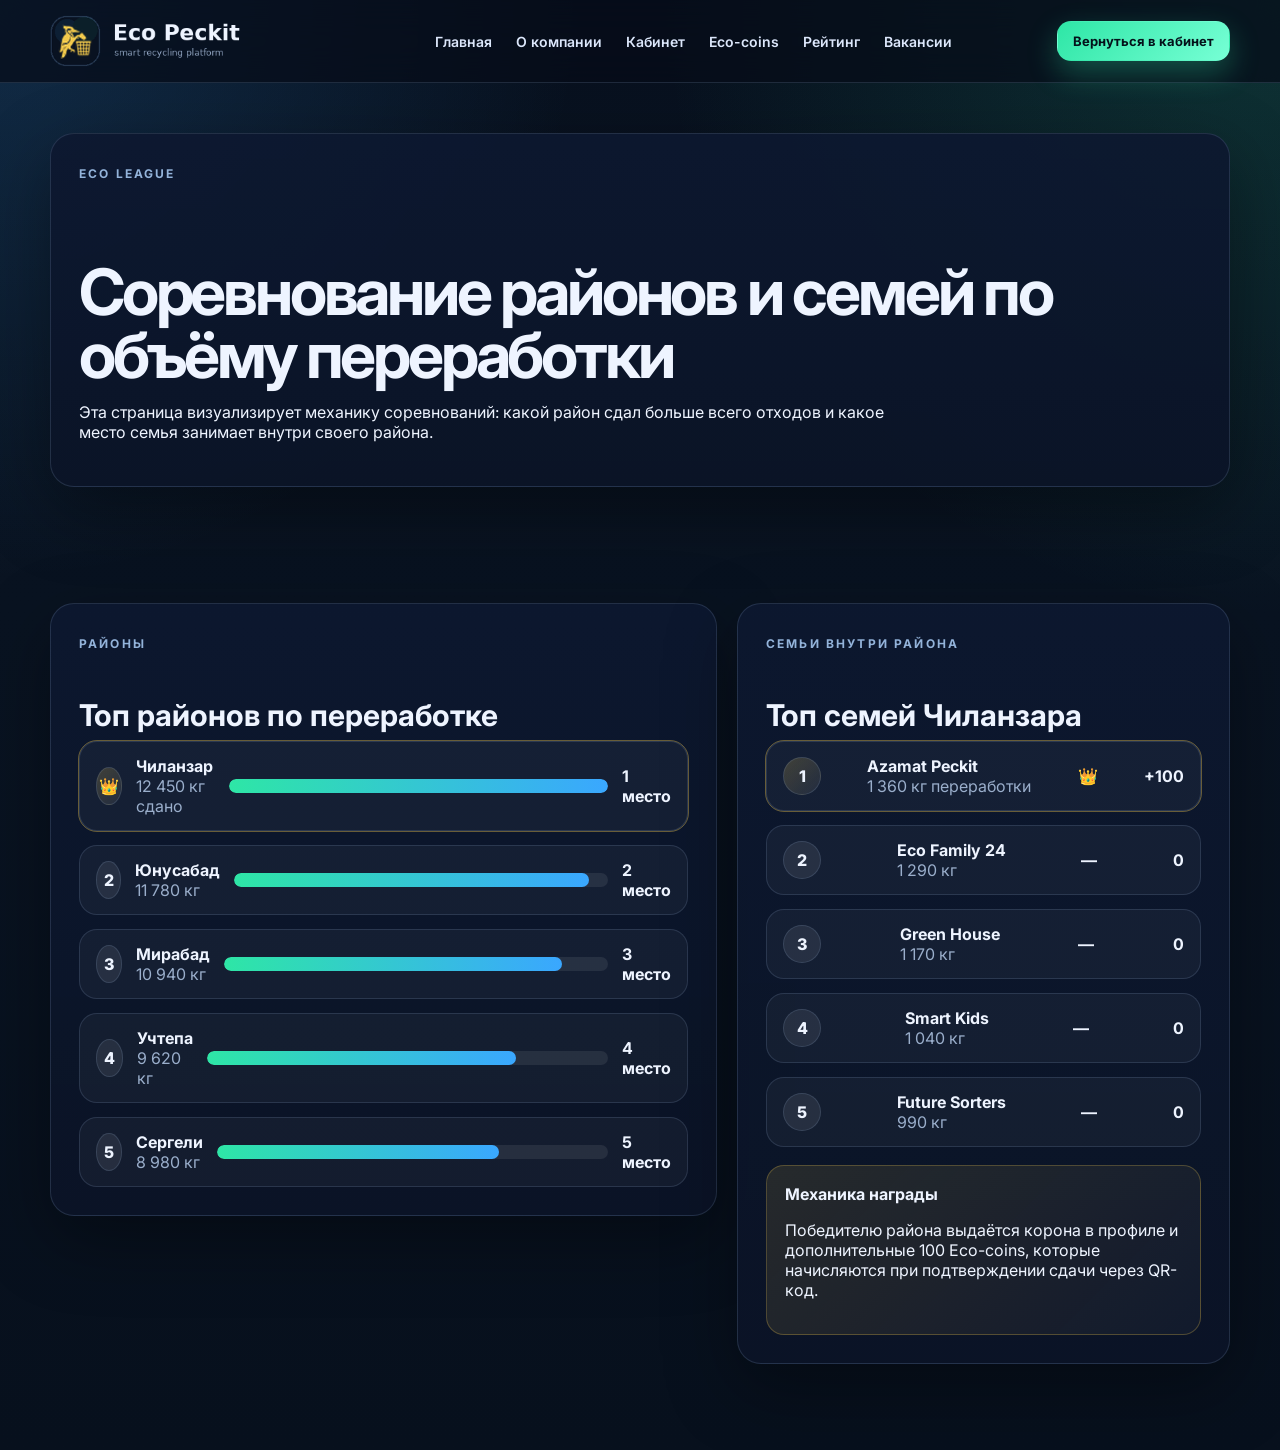
<file: ranking.html>
<!DOCTYPE html>
<html lang="ru">
<head>
  <meta charset="UTF-8">
  <meta name="viewport" content="width=device-width, initial-scale=1.0">
  <title>Eco Peckit — рейтинги и соревнования</title>
  <link rel="preconnect" href="https://fonts.googleapis.com">
  <link rel="preconnect" href="https://fonts.gstatic.com" crossorigin>
  <link href="https://fonts.googleapis.com/css2?family=Inter:wght@400;500;600;700;800;900&display=swap" rel="stylesheet">
  <link rel="stylesheet" href="styles.css">
</head>
<body>
  <header class="site-header">
    <div class="container nav-wrap">
      <a class="brand" href="index.html"><img src="assets/logo-brand-yellow.png" alt="Eco Peckit"></a>
      
      <nav class="nav">
        <a href="index.html">Главная</a>
        <a href="about.html">О компании</a>
        <a href="profile.html">Кабинет</a>
        <a href="eco-coins.html">Eco-coins</a>
        <a href="ranking.html">Рейтинг</a>
        <a href="vacancies.html">Вакансии</a>
      </nav>

      <div class="nav-actions"><a class="btn btn-primary small" href="profile.html">Вернуться в кабинет</a></div>
    </div>
  </header>

  <main>
    <section class="section compact">
      <div class="container">
        <article class="panel content-card">
          <span class="eyebrow">eco league</span>
          <h1 style="font-size: clamp(40px, 5vw, 66px); line-height: .98; letter-spacing: -.05em; margin-bottom: 16px;">Соревнование районов и семей по объёму переработки</h1>
          <p style="max-width: 840px;">Эта страница визуализирует механику соревнований: какой район сдал больше всего отходов и какое место семья занимает внутри своего района.</p>
        </article>
      </div>
    </section>

    <section class="section">
      <div class="container leader-grid">
        <article class="panel content-card">
          <span class="eyebrow">районы</span>
          <h3 style="font-size:30px; margin-bottom:8px;">Топ районов по переработке</h3>
          <div class="leaderboard">
            <div class="leader-row top"><div class="place crown">👑</div><div><strong>Чиланзар</strong><div class="muted">12 450 кг сдано</div></div><div class="fill-bar"><div style="width:100%"></div></div><strong>1 место</strong></div>
            <div class="leader-row"><div class="place">2</div><div><strong>Юнусабад</strong><div class="muted">11 780 кг</div></div><div class="fill-bar"><div style="width:95%"></div></div><strong>2 место</strong></div>
            <div class="leader-row"><div class="place">3</div><div><strong>Мирабад</strong><div class="muted">10 940 кг</div></div><div class="fill-bar"><div style="width:88%"></div></div><strong>3 место</strong></div>
            <div class="leader-row"><div class="place">4</div><div><strong>Учтепа</strong><div class="muted">9 620 кг</div></div><div class="fill-bar"><div style="width:77%"></div></div><strong>4 место</strong></div>
            <div class="leader-row"><div class="place">5</div><div><strong>Сергели</strong><div class="muted">8 980 кг</div></div><div class="fill-bar"><div style="width:72%"></div></div><strong>5 место</strong></div>
          </div>
        </article>
        <article class="panel content-card">
          <span class="eyebrow">семьи внутри района</span>
          <h3 style="font-size:30px; margin-bottom:8px;">Топ семей Чиланзара</h3>
          <div class="rank-list">
            <div class="rank-row top"><div class="place crown">1</div><div><strong>Azamat Peckit</strong><div class="muted">1 360 кг переработки</div></div><strong>👑</strong><strong>+100</strong></div>
            <div class="rank-row"><div class="place">2</div><div><strong>Eco Family 24</strong><div class="muted">1 290 кг</div></div><strong>—</strong><strong>0</strong></div>
            <div class="rank-row"><div class="place">3</div><div><strong>Green House</strong><div class="muted">1 170 кг</div></div><strong>—</strong><strong>0</strong></div>
            <div class="rank-row"><div class="place">4</div><div><strong>Smart Kids</strong><div class="muted">1 040 кг</div></div><strong>—</strong><strong>0</strong></div>
            <div class="rank-row"><div class="place">5</div><div><strong>Future Sorters</strong><div class="muted">990 кг</div></div><strong>—</strong><strong>0</strong></div>
          </div>
          <div class="coin-bonus" style="margin-top:18px;"><strong>Механика награды</strong><p>Победителю района выдаётся корона в профиле и дополнительные 100 Eco-coins, которые начисляются при подтверждении сдачи через QR-код.</p></div>
        </article>
      </div>
    </section>
  </main>

  <script src="script.js"></script>
</body>
</html>
</file>
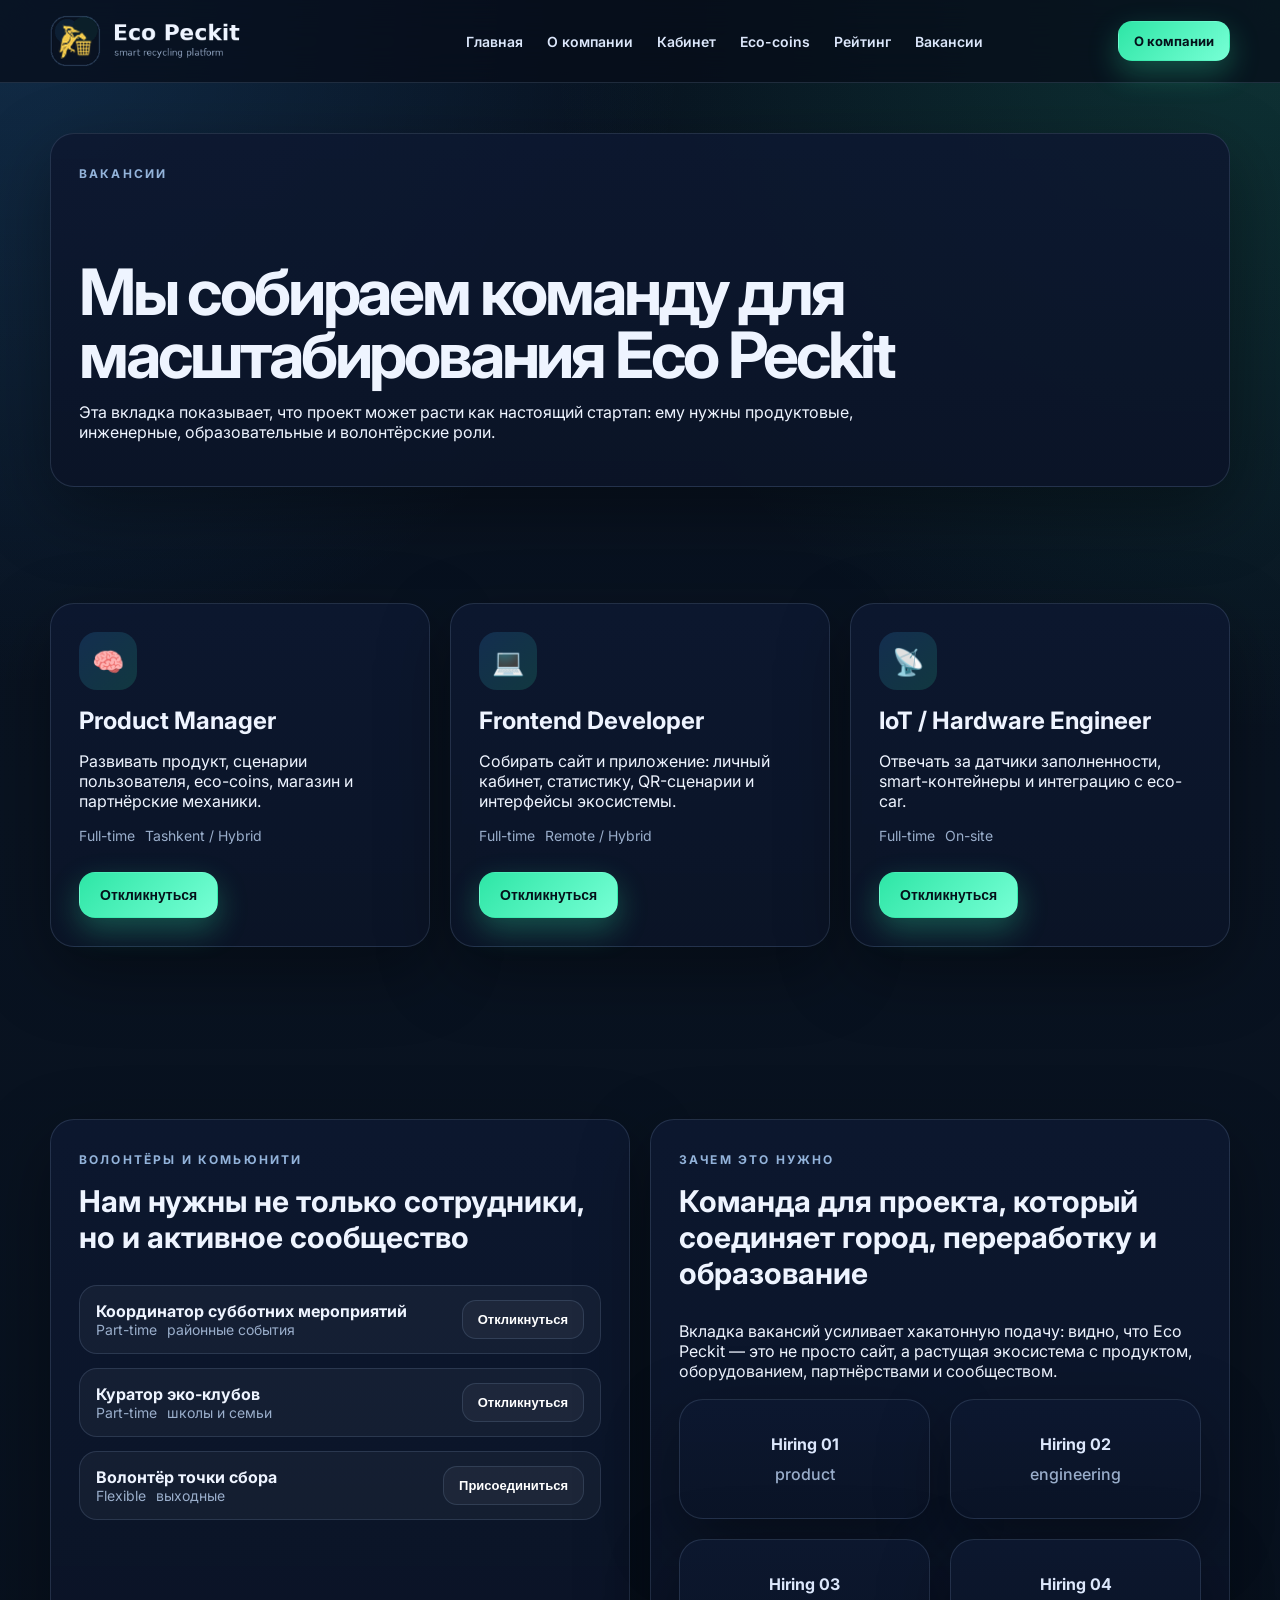
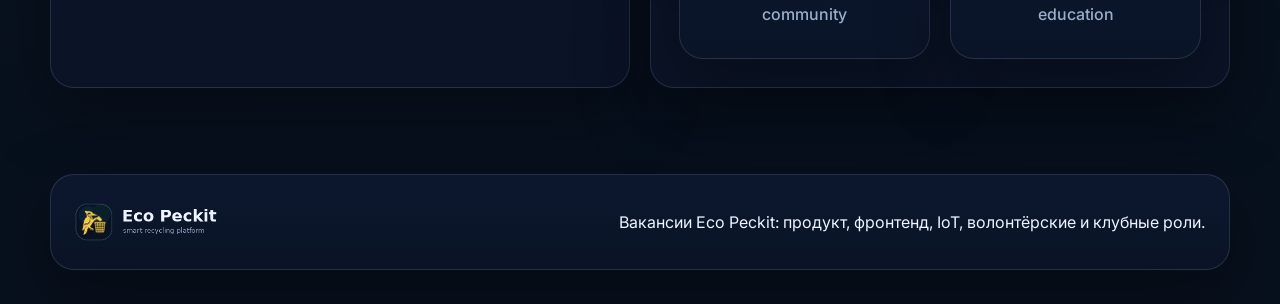
<file: vacancies.html>
<!DOCTYPE html>
<html lang="ru">
<head>
  <meta charset="UTF-8">
  <meta name="viewport" content="width=device-width, initial-scale=1.0">
  <title>Eco Peckit — вакансии</title>
  <link rel="preconnect" href="https://fonts.googleapis.com">
  <link rel="preconnect" href="https://fonts.gstatic.com" crossorigin>
  <link href="https://fonts.googleapis.com/css2?family=Inter:wght@400;500;600;700;800;900&display=swap" rel="stylesheet">
  <link rel="stylesheet" href="styles.css">
</head>
<body>
  <header class="site-header">
    <div class="container nav-wrap">
      <a class="brand" href="index.html"><img src="assets/logo-brand-yellow.png" alt="Eco Peckit"></a>
      
      <nav class="nav">
        <a href="index.html">Главная</a>
        <a href="about.html">О компании</a>
        <a href="profile.html">Кабинет</a>
        <a href="eco-coins.html">Eco-coins</a>
        <a href="ranking.html">Рейтинг</a>
        <a href="vacancies.html">Вакансии</a>
      </nav>

      <div class="nav-actions"><a class="btn btn-primary small" href="about.html">О компании</a></div>
    </div>
  </header>

  <main>
    <section class="section compact">
      <div class="container">
        <article class="panel content-card">
          <span class="eyebrow">вакансии</span>
          <h1 style="font-size: clamp(40px, 5vw, 66px); line-height: .98; letter-spacing: -.05em; margin-bottom: 16px;">Мы собираем команду для масштабирования Eco Peckit</h1>
          <p style="max-width: 860px;">Эта вкладка показывает, что проект может расти как настоящий стартап: ему нужны продуктовые, инженерные, образовательные и волонтёрские роли.</p>
        </article>
      </div>
    </section>

    <section class="section">
      <div class="container vacancy-grid">
        <article class="panel vacancy-card action-card"><div class="icon-box">🧠</div><h3>Product Manager</h3><p>Развивать продукт, сценарии пользователя, eco-coins, магазин и партнёрские механики.</p><div class="job-meta"><span>Full-time</span><span>Tashkent / Hybrid</span></div><div class="hero-actions"><button class="btn btn-primary" data-demo-action="Отклик на Product Manager отправлен.">Откликнуться</button></div></article>
        <article class="panel vacancy-card action-card"><div class="icon-box">💻</div><h3>Frontend Developer</h3><p>Собирать сайт и приложение: личный кабинет, статистику, QR-сценарии и интерфейсы экосистемы.</p><div class="job-meta"><span>Full-time</span><span>Remote / Hybrid</span></div><div class="hero-actions"><button class="btn btn-primary" data-demo-action="Отклик на Frontend Developer отправлен.">Откликнуться</button></div></article>
        <article class="panel vacancy-card action-card"><div class="icon-box">📡</div><h3>IoT / Hardware Engineer</h3><p>Отвечать за датчики заполненности, smart-контейнеры и интеграцию с eco-car.</p><div class="job-meta"><span>Full-time</span><span>On-site</span></div><div class="hero-actions"><button class="btn btn-primary" data-demo-action="Отклик на IoT Engineer отправлен.">Откликнуться</button></div></article>
      </div>
    </section>

    <section class="section">
      <div class="container info-grid">
        <article class="panel content-card">
          <span class="eyebrow">волонтёры и комьюнити</span>
          <h3 style="font-size:30px; margin-top:0;">Нам нужны не только сотрудники, но и активное сообщество</h3>
          <div class="job-list">
            <div class="job-row"><div><strong>Координатор субботних мероприятий</strong><div class="job-meta"><span>Part-time</span><span>районные события</span></div></div><button class="btn btn-secondary small" data-demo-action="Отклик на координатора мероприятий отправлен.">Откликнуться</button></div>
            <div class="job-row"><div><strong>Куратор эко-клубов</strong><div class="job-meta"><span>Part-time</span><span>школы и семьи</span></div></div><button class="btn btn-secondary small" data-demo-action="Отклик на куратора эко-клубов отправлен.">Откликнуться</button></div>
            <div class="job-row"><div><strong>Волонтёр точки сбора</strong><div class="job-meta"><span>Flexible</span><span>выходные</span></div></div><button class="btn btn-secondary small" data-demo-action="Вы записаны в базу волонтёров точки сбора.">Присоединиться</button></div>
          </div>
        </article>
        <article class="panel content-card">
          <span class="eyebrow">зачем это нужно</span>
          <h3 style="font-size:30px; margin-top:0;">Команда для проекта, который соединяет город, переработку и образование</h3>
          <p>Вкладка вакансий усиливает хакатонную подачу: видно, что Eco Peckit — это не просто сайт, а растущая экосистема с продуктом, оборудованием, партнёрствами и сообществом.</p>
          <div class="partner-grid" style="grid-template-columns: repeat(2,1fr); margin-top:18px;">
            <div class="panel partner-card">Hiring 01<span>product</span></div>
            <div class="panel partner-card">Hiring 02<span>engineering</span></div>
            <div class="panel partner-card">Hiring 03<span>community</span></div>
            <div class="panel partner-card">Hiring 04<span>education</span></div>
          </div>
        </article>
      </div>
    </section>
  </main>

  <footer class="footer">
    <div class="container panel footer-box">
      <a class="brand" href="index.html"><img src="assets/logo-brand-yellow.png" alt="Eco Peckit"></a>
      <div>Вакансии Eco Peckit: продукт, фронтенд, IoT, волонтёрские и клубные роли.</div>
    </div>
  </footer>

  <script src="script.js"></script>
</body>
</html>
</file>
<file: styles.css>
:root {
  --bg: #08111f;
  --bg-soft: #0d1830;
  --panel: rgba(13, 24, 48, 0.88);
  --panel-2: rgba(17, 31, 60, 0.9);
  --line: rgba(146, 169, 209, 0.18);
  --text: #eef4ff;
  --muted: #9aaecb;
  --green: #2ee6a6;
  --green-2: #0f9f79;
  --blue: #3aa7ff;
  --gold: #f2c94c;
  --red: #ff6d7a;
  --shadow: 0 24px 70px rgba(0, 0, 0, 0.35);
  --radius: 24px;
}
* { box-sizing: border-box; }
html { scroll-behavior: smooth; }
body {
  margin: 0;
  font-family: Inter, Arial, sans-serif;
  color: var(--text);
  background:
    radial-gradient(circle at 0% 0%, rgba(58, 167, 255, 0.18), transparent 30%),
    radial-gradient(circle at 100% 0%, rgba(46, 230, 166, 0.16), transparent 32%),
    linear-gradient(180deg, #08111f 0%, #091321 42%, #07101d 100%);
}
a { color: inherit; text-decoration: none; }
img { max-width: 100%; display: block; }
.container { width: min(1180px, calc(100% - 40px)); margin: 0 auto; }
.site-header {
  position: sticky; top: 0; z-index: 50;
  backdrop-filter: blur(18px);
  background: rgba(6, 12, 24, 0.72);
  border-bottom: 1px solid var(--line);
}
.nav-wrap {
  min-height: 82px;
  display: flex; align-items: center; justify-content: space-between; gap: 20px;
}
.brand { display: flex; align-items: center; gap: 14px; min-width: 280px; }
.brand img { width: 260px; height: auto; padding: 0; background: transparent; border-radius: 0; border: none; box-shadow: none; }
.brand-mark { width: 54px; height: 54px; border-radius: 18px; border: 1px solid var(--line); background: linear-gradient(135deg, rgba(58,167,255,.18), rgba(46,230,166,.12)); }
.brand span { display: flex; flex-direction: column; gap: 2px; }
.brand small, .muted { color: var(--muted); }
.nav { display: flex; gap: 24px; flex-wrap: wrap; justify-content: center; }
.nav a { color: #dce7fb; font-weight: 600; font-size: 14px; }
.nav a:hover { color: white; }
.nav-actions { display: flex; gap: 12px; align-items: center; }
.btn {
  display: inline-flex; align-items: center; justify-content: center; gap: 10px;
  padding: 14px 20px; border-radius: 16px; border: 1px solid transparent;
  font-weight: 700; cursor: pointer; transition: .2s ease; font-size: 14px;
}
.btn:hover { transform: translateY(-1px); }
.btn.small { padding: 11px 15px; font-size: 13px; border-radius: 14px; }
.btn-primary {
  color: #04111a;
  background: linear-gradient(135deg, var(--green) 0%, #77ffd5 100%);
  box-shadow: 0 12px 30px rgba(46, 230, 166, 0.3);
}
.btn-secondary {
  background: rgba(255,255,255,0.04); color: white; border-color: var(--line);
}
.btn-ghost {
  background: transparent; color: white; border-color: rgba(255,255,255,0.3);
}
main { overflow: hidden; }
.section { padding: 86px 0; }
.section.compact { padding: 50px 0 30px; }
.eyebrow {
  display: inline-block; text-transform: uppercase; letter-spacing: .18em;
  color: #93b3da; font-size: 12px; font-weight: 700; margin-bottom: 16px;
}
.hero { padding: 74px 0 30px; }
.hero-grid { display: grid; grid-template-columns: 1.05fr .95fr; gap: 28px; align-items: start; }
.hero h1, .page-hero h1 {
  font-size: clamp(42px, 6vw, 74px); line-height: .96; letter-spacing: -0.06em; margin: 0 0 18px;
}
.lead { font-size: 19px; line-height: 1.65; color: #d4e2f8; max-width: 800px; }
.hero-actions { display: flex; flex-wrap: wrap; gap: 14px; margin-top: 28px; }
.hero-strip { display: grid; grid-template-columns: repeat(3, 1fr); gap: 14px; margin-top: 28px; }
.hero-chip, .kpi-card, .mini-stat {
  padding: 18px; border-radius: 20px; border: 1px solid var(--line); background: rgba(255,255,255,.04);
}
.panel {
  background: linear-gradient(180deg, rgba(13, 24, 48, 0.92) 0%, rgba(11, 20, 39, 0.95) 100%);
  border: 1px solid var(--line); border-radius: var(--radius); box-shadow: var(--shadow);
}
.hero-right, .stack { display: grid; gap: 20px; }
.hero-card, .content-card, .leader-card, .showcase-main, .showcase-side, .dashboard-hero, .side-card, .reward-card, .feature-card, .action-card { padding: 28px; }
.metric-line, .callout-inline, .footer-box, .profile-head, .bin-row, .chart-row, .info-line, .rank-row, .leader-row, .tx-row, .job-row, .event-row {
  display: flex; align-items: center; justify-content: space-between; gap: 14px;
}
.badge {
  display: inline-flex; align-items: center; gap: 8px; padding: 9px 12px; border-radius: 999px;
  font-size: 12px; font-weight: 700; border: 1px solid rgba(255,255,255,.15); background: rgba(255,255,255,.05);
}
.badge.success { color: #92ffd7; }
.badge.warning { color: #ffd97d; }
.badge.blue { color: #9bd0ff; }
.fill-bar, .track {
  position: relative; overflow: hidden; border-radius: 999px; background: rgba(255,255,255,.08); height: 14px; width: 100%;
}
.fill-bar > div, .track > div {
  height: 100%; border-radius: inherit;
  background: linear-gradient(90deg, var(--green) 0%, var(--blue) 100%);
}
.bar-blue { background: linear-gradient(90deg, #4ab9ff, #8dd8ff) !important; }
.bar-gold { background: linear-gradient(90deg, #eeb43c, #ffe38f) !important; }
.bar-green { background: linear-gradient(90deg, #2ee6a6, #87ffd8) !important; }
.bar-red { background: linear-gradient(90deg, #ff6d7a, #ff98a2) !important; }
.schedule-grid { display: grid; grid-template-columns: repeat(3, 1fr); gap: 12px; margin-top: 18px; }
.schedule-slot, .time-card {
  padding: 16px; border-radius: 18px; border: 1px solid var(--line); background: rgba(255,255,255,.04);
  display: flex; flex-direction: column; gap: 6px;
}
.schedule-slot.active, .time-card.active { outline: 2px solid rgba(46, 230, 166, 0.5); background: rgba(46,230,166,.09); }
.section-title { margin-bottom: 32px; }
.section-title.center { text-align: center; max-width: 860px; margin: 0 auto 32px; }
.section-title h2 { font-size: clamp(34px, 4vw, 54px); line-height: 1.04; letter-spacing: -0.05em; margin: 0 0 12px; }
.card-grid-3, .reward-grid, .action-grid, .partner-grid, .benefit-grid, .vacancy-grid, .info-grid {
  display: grid; gap: 20px;
}
.card-grid-3, .reward-grid, .partner-grid, .vacancy-grid { grid-template-columns: repeat(3, 1fr); }
.action-grid { grid-template-columns: repeat(2, 1fr); }
.benefit-grid { grid-template-columns: repeat(4, 1fr); }
.info-grid { grid-template-columns: repeat(2, 1fr); }
.icon-box {
  width: 58px; height: 58px; display: grid; place-items: center; border-radius: 18px; margin-bottom: 16px;
  background: linear-gradient(135deg, rgba(58, 167, 255, 0.16), rgba(46, 230, 166, 0.16)); font-size: 26px;
}
.feature-card h3, .reward-card h3, .action-card h3, .vacancy-card h3 { margin: 0 0 10px; font-size: 24px; }
.feature-list { margin: 16px 0 0; padding-left: 18px; color: #d7e4fa; }
.feature-list li { margin: 6px 0; }
.showcase, .leader-grid, .dashboard-grid { display: grid; grid-template-columns: 1.15fr .85fr; gap: 20px; align-items: start; }
.bin-bar-list, .chart-bars, .leaderboard, .rank-list, .tx-list, .event-list, .job-list { display: grid; gap: 14px; }
.bin-row span:first-child, .chart-row span:first-child { width: 120px; flex: 0 0 120px; }
.bin-row strong, .chart-row strong { width: 64px; text-align: right; }
.coin-bonus, .banner-note {
  padding: 18px; border-radius: 18px; border: 1px solid rgba(242, 201, 76, 0.26);
  background: linear-gradient(135deg, rgba(242, 201, 76, 0.12), rgba(255,255,255,.03));
}
.place {
  width: 38px; height: 38px; border-radius: 50%; display: grid; place-items: center; font-weight: 800;
  background: rgba(255,255,255,.08); border: 1px solid var(--line);
}
.place.crown { background: linear-gradient(135deg, rgba(242,201,76,.2), rgba(255,255,255,.06)); }
.rank-row, .leader-row, .tx-row, .job-row, .event-row {
  padding: 14px 16px; border-radius: 18px; background: rgba(255,255,255,.04); border: 1px solid var(--line);
}
.rank-row.top, .leader-row.top { outline: 1px solid rgba(242, 201, 76, 0.4); }
.partner-card {
  min-height: 120px; display: flex; flex-direction: column; justify-content: center; align-items: center; gap: 10px;
  color: #dce7fb; font-weight: 700; text-align: center; padding: 28px;
}
.partner-card span { color: var(--muted); font-weight: 500; }
.footer { padding: 0 0 34px; }
.footer-box { padding: 22px 24px; }
.app-layout { display: grid; grid-template-columns: 290px 1fr; gap: 22px; padding-top: 30px; padding-bottom: 50px; }
.sidebar { padding: 22px; position: sticky; top: 102px; }
.avatar {
  width: 52px; height: 52px; border-radius: 50%; display: grid; place-items: center; font-weight: 800; color: #04111a;
  background: linear-gradient(135deg, var(--green), #86ffd6);
}
.sidebar-nav { display: grid; gap: 6px; margin: 22px 0; }
.sidebar-nav a {
  padding: 12px 14px; border-radius: 14px; color: #dce7fb; font-weight: 600; border: 1px solid transparent;
}
.sidebar-nav a.active, .sidebar-nav a:hover { background: rgba(255,255,255,.05); border-color: var(--line); }
.dashboard-main { display: grid; gap: 20px; }
.dashboard-stats, .stats-card-row, .kpi-grid { display: grid; grid-template-columns: repeat(4, 1fr); gap: 16px; }
.metric-card, .mini-stat, .kpi-card { padding: 20px; text-align: left; }
.metric-card strong, .mini-stat strong, .kpi-card strong { display: block; font-size: 34px; margin: 8px 0 4px; }
.qr-box {
  display: grid; grid-template-columns: 120px 1fr; gap: 18px; align-items: center;
  padding: 18px; border-radius: 20px; background: rgba(255,255,255,.04); border: 1px solid var(--line);
}
.qr-code {
  width: 112px; aspect-ratio: 1; border-radius: 18px; border: 1px solid var(--line);
  background:
    linear-gradient(90deg, #fff 10%, transparent 10%) 0 0/18px 18px,
    linear-gradient(#fff 10%, transparent 10%) 0 0/18px 18px,
    linear-gradient(135deg, #fff, #d7ffe9);
  box-shadow: inset 0 0 0 8px #07111c;
}
.scan-result { margin-top: 16px; padding: 14px 16px; border-radius: 16px; background: rgba(255,255,255,.05); color: #dce7fb; }
.callout {
  padding: 24px; border-radius: 22px; background: linear-gradient(135deg, rgba(58,167,255,.12), rgba(46,230,166,.08)); border: 1px solid var(--line);
}
.price { display: inline-block; margin-top: 16px; font-weight: 800; color: #92ffd7; }
.product-highlight {
  display: grid; grid-template-columns: 1.1fr .9fr; gap: 20px; align-items: stretch;
}
.product-card-visual {
  min-height: 280px; border-radius: 28px; position: relative; overflow: hidden;
  background: linear-gradient(135deg, rgba(58,167,255,.14), rgba(46,230,166,.14)); border: 1px solid var(--line);
}
.sorter-machine, .deep-bin {
  position: absolute; border-radius: 26px; border: 1px solid rgba(255,255,255,.12);
  background: linear-gradient(180deg, rgba(255,255,255,.12), rgba(255,255,255,.04));
}
.sorter-machine { inset: 26px 52% 26px 26px; }
.deep-bin { inset: 56px 26px 26px 58%; }
.sorter-machine::before, .deep-bin::before {
  content: ""; position: absolute; left: 16px; right: 16px; top: 18px; height: 16px; border-radius: 999px; background: rgba(255,255,255,.14);
}
.sorter-machine::after {
  content: "AI sort"; position: absolute; left: 18px; bottom: 18px; font-weight: 800; letter-spacing: .08em; color: #92ffd7;
}
.deep-bin::after {
  content: "Deep container"; position: absolute; left: 18px; bottom: 18px; font-weight: 800; letter-spacing: .08em; color: #9bd0ff;
}
.store-badge { position: absolute; top: 18px; right: 18px; }
.about-columns, .page-hero { display: grid; grid-template-columns: 1.05fr .95fr; gap: 22px; align-items: start; }
.stat-pill {
  padding: 14px 16px; border-radius: 18px; border: 1px solid var(--line); background: rgba(255,255,255,.04);
}
.job-meta, .event-meta { display: flex; flex-wrap: wrap; gap: 10px; color: var(--muted); font-size: 14px; }
.hr { height: 1px; background: var(--line); margin: 18px 0; }
.toast {
  position: fixed; right: 20px; bottom: 20px; z-index: 90; min-width: 260px; max-width: 360px;
  background: rgba(8,17,31,.96); border: 1px solid var(--line); color: white; padding: 16px 18px; border-radius: 18px; box-shadow: var(--shadow);
}
.hidden { display: none !important; }
@media (max-width: 1080px) {
  .hero-grid, .showcase, .leader-grid, .dashboard-grid, .product-highlight, .about-columns, .page-hero, .app-layout { grid-template-columns: 1fr; }
  .sidebar { position: static; }
  .dashboard-stats, .stats-card-row, .kpi-grid, .hero-strip, .benefit-grid, .card-grid-3, .reward-grid, .partner-grid, .vacancy-grid, .action-grid, .info-grid { grid-template-columns: repeat(2, 1fr); }
}
@media (max-width: 760px) {
  .container { width: min(100% - 24px, 1180px); }
  .nav { display: none; }
  .nav-wrap { flex-wrap: wrap; padding: 14px 0; }
  .brand img { width: 176px; padding: 6px 10px; }
  .hero, .section { padding: 52px 0; }
  .dashboard-stats, .stats-card-row, .kpi-grid, .hero-strip, .benefit-grid, .card-grid-3, .reward-grid, .partner-grid, .vacancy-grid, .action-grid, .schedule-grid, .info-grid { grid-template-columns: 1fr; }
  .qr-box { grid-template-columns: 1fr; }
  .bin-row span:first-child, .chart-row span:first-child { width: 90px; flex-basis: 90px; }
  .btn { width: 100%; }
  .nav-actions { width: 100%; }
  .nav-actions .btn { flex: 1; }
}


.segment-grid {
  display: grid;
  grid-template-columns: repeat(3, 1fr);
  gap: 20px;
}
.segment-card {
  padding: 28px;
  position: relative;
  overflow: hidden;
}
.segment-card::after {
  content: "";
  position: absolute;
  inset: auto -30% -45% auto;
  width: 180px;
  height: 180px;
  border-radius: 50%;
  background: radial-gradient(circle, rgba(46,230,166,.18), transparent 65%);
  pointer-events: none;
}
.segment-tag {
  display: inline-flex;
  align-items: center;
  justify-content: center;
  min-width: 64px;
  padding: 9px 14px;
  border-radius: 999px;
  font-size: 12px;
  font-weight: 800;
  letter-spacing: .14em;
  text-transform: uppercase;
  color: #061019;
  background: linear-gradient(135deg, var(--green), #86ffd6);
}
.segment-tag.blue {
  color: white;
  background: linear-gradient(135deg, #3aa7ff, #86cfff);
}
.segment-tag.gold {
  color: #2d2100;
  background: linear-gradient(135deg, #f2c94c, #ffe18c);
}
.segment-card h3 {
  margin: 18px 0 10px;
  font-size: 28px;
}
.segment-metric {
  margin-top: 18px;
  padding-top: 18px;
  border-top: 1px solid var(--line);
  display: grid;
  gap: 6px;
}
.segment-metric strong {
  font-size: 13px;
  letter-spacing: .08em;
  text-transform: uppercase;
  color: #9bd0ff;
}
.segment-stats {
  display: grid;
  grid-template-columns: 1fr;
  gap: 12px;
  margin-top: 18px;
}
.market-map {
  margin-top: 22px;
  padding: 26px 28px;
  display: grid;
  grid-template-columns: 1fr auto;
  gap: 22px;
  align-items: center;
}
.market-map h3 {
  margin: 6px 0 10px;
  font-size: 32px;
}
.market-flow {
  display: flex;
  align-items: center;
  flex-wrap: wrap;
  gap: 12px;
  justify-content: flex-end;
}
.flow-pill {
  padding: 14px 16px;
  border-radius: 18px;
  background: rgba(255,255,255,.05);
  border: 1px solid var(--line);
  font-weight: 700;
}
.flow-arrow {
  color: #8bb8e6;
  font-weight: 800;
  font-size: 24px;
}
.footer .brand img {
  width: 194px;
}
@media (max-width: 1080px) {
  .segment-grid { grid-template-columns: 1fr; }
  .market-map { grid-template-columns: 1fr; }
  .market-flow { justify-content: flex-start; }
}
</file>
